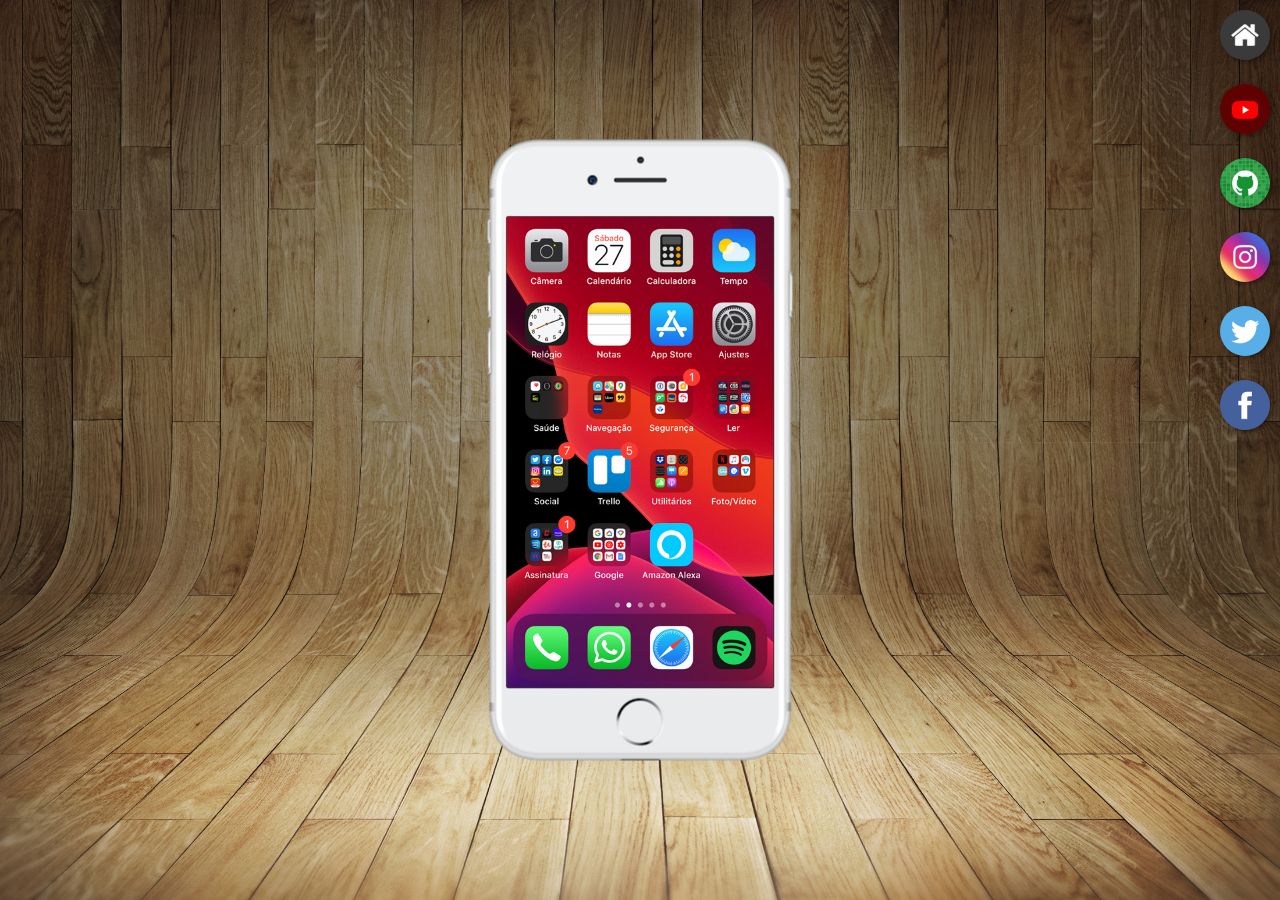
<file: index.html>
<!DOCTYPE html>
<html lang="pt-br">
<head>
    <meta charset="UTF-8">
    <meta http-equiv="X-UA-Compatible" content="IE=edge">
    <meta name="viewport" content="width=device-width, initial-scale=1.0">
    <link rel="shortcut icon" href="favicon.ico" type="image/x-icon">    
    <link rel="stylesheet" href="estilos/style.css">
    <title>Projeto Redes Sociais</title>
</head>
<body>
    <main>
        <section id="telefone">
            <iframe src="home.html" name="tela" id="tela"  frameborder="0">Seu navegador não é compatível com iframe.</iframe>
        </section>
        <section id="redes_sociais">
            <a href="home.html" target="tela"><img src="imagens/logo-home.jpg" alt="Home"></a><br>
            <a href="youtube.html" target="tela"><img src="imagens/logo-youtube.jpg" alt="Youtube"></a><br>
            <a href="github.html" target="tela"><img src="imagens/logo-github.jpg" alt="GitHub"></a><br>
            <a href="instagram.html" target="tela"><img src="imagens/logo-instagram.jpg"  alt="Instagran"></a><br>
            <a href="twitter.html" target="tela"><img src="imagens/logo-twitter.jpg" alt="Twitter"></a><br>
            <a href="facebook.html" target="tela"><img src="imagens/logo-facebook.jpg" alt="Facebook"></a>
        </section>
    </main>
    
</body>
</html>
</file>
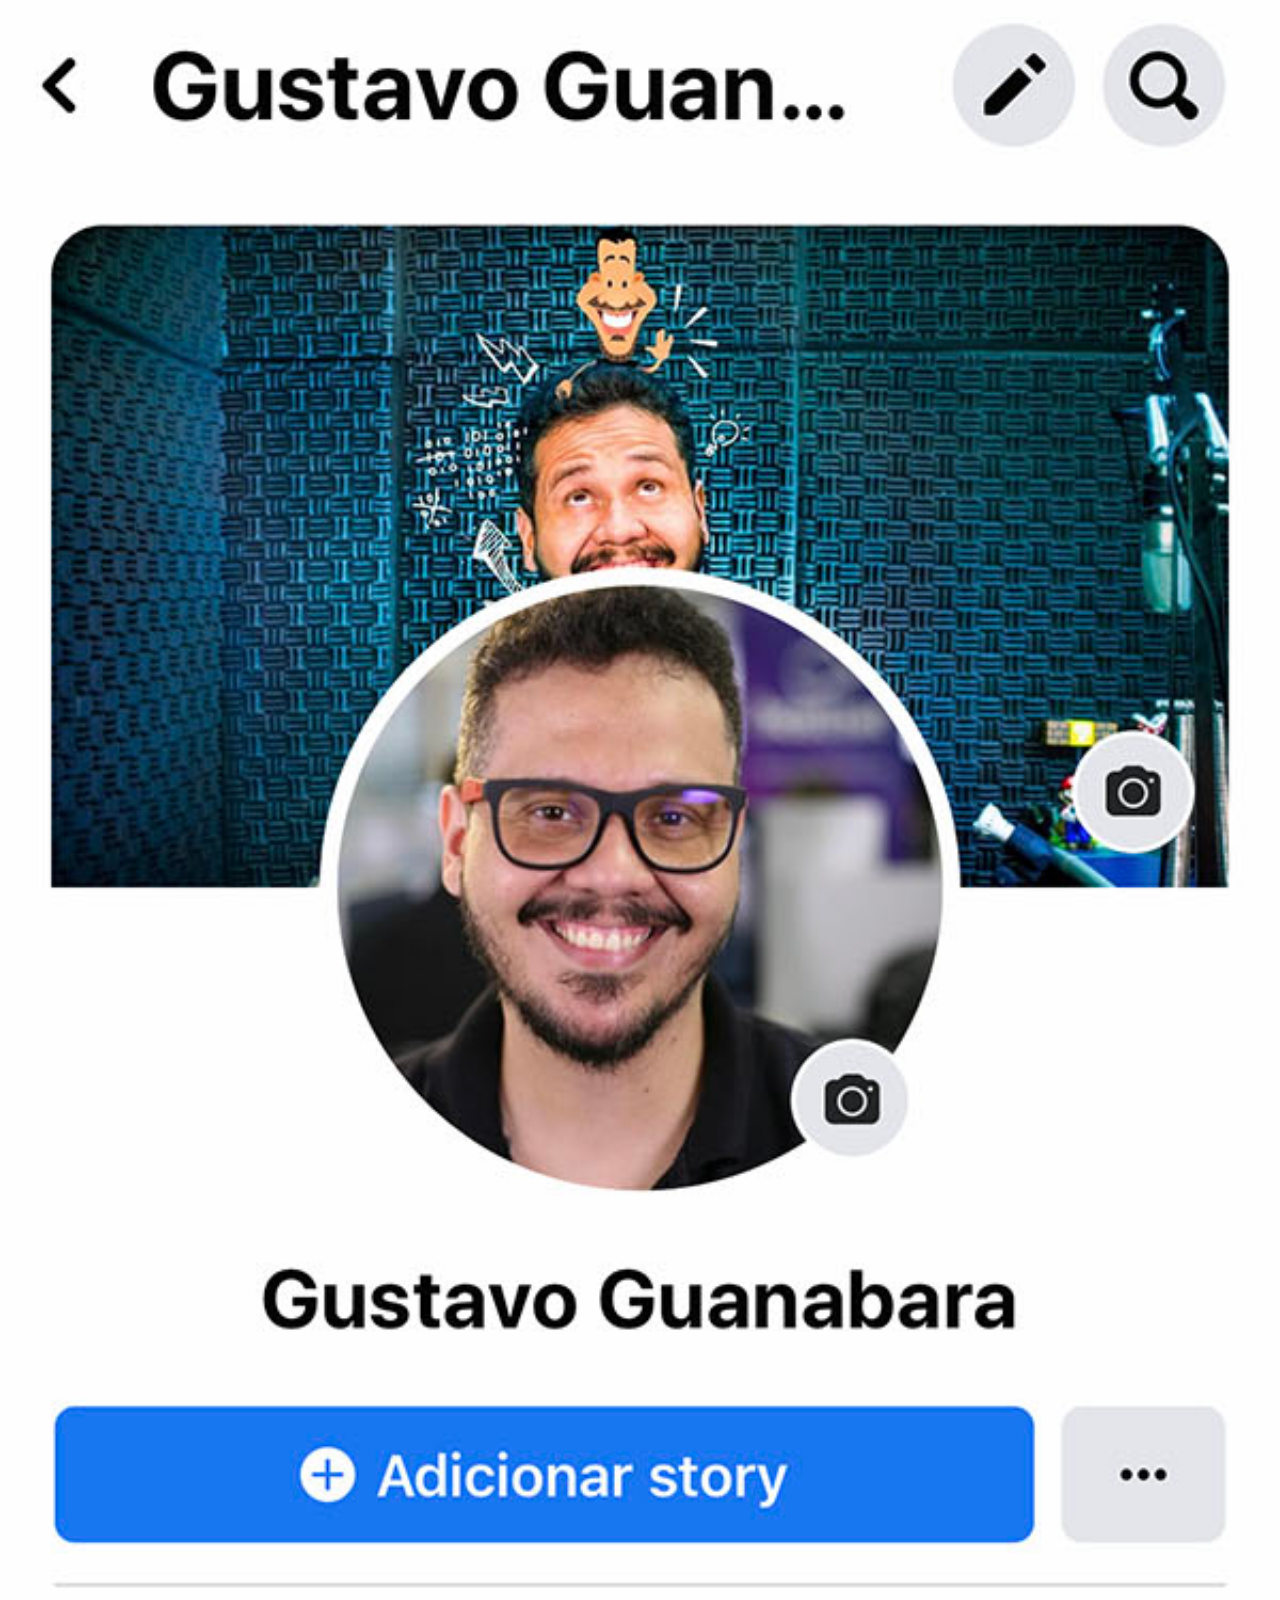
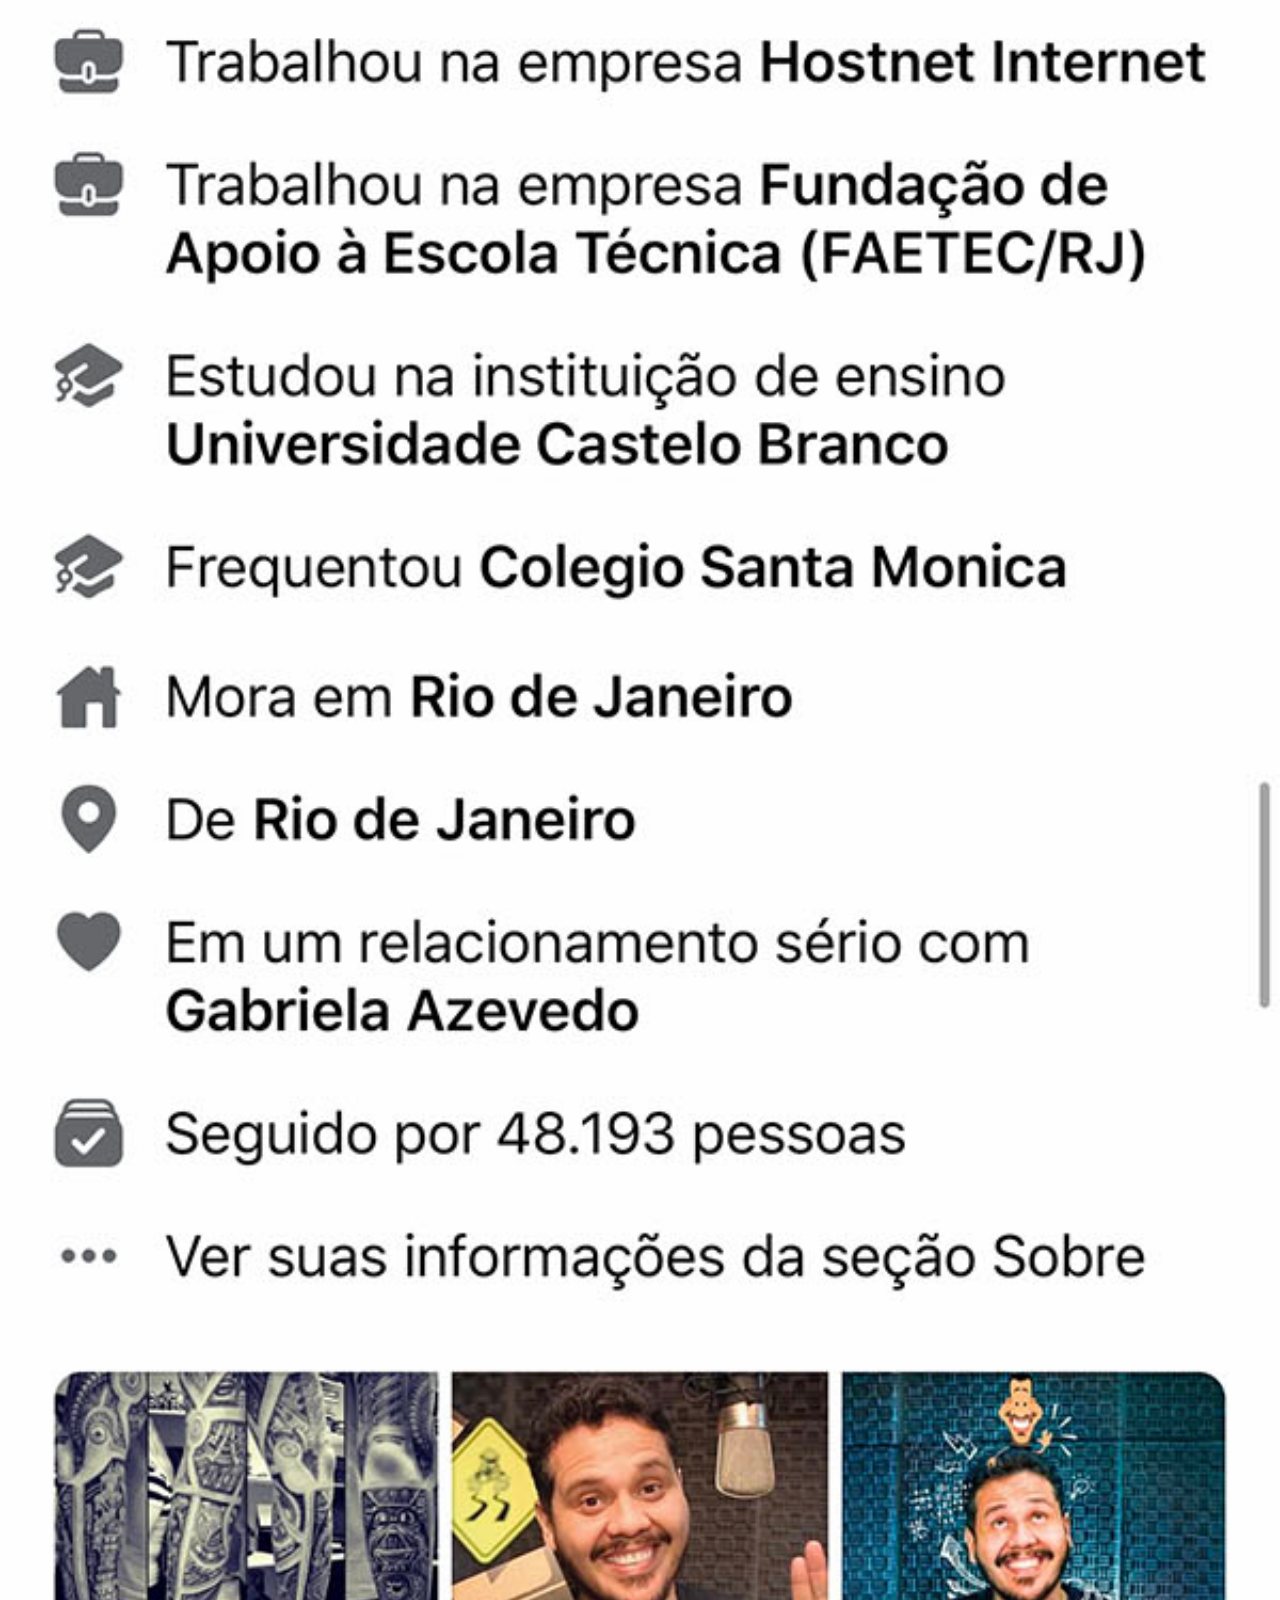
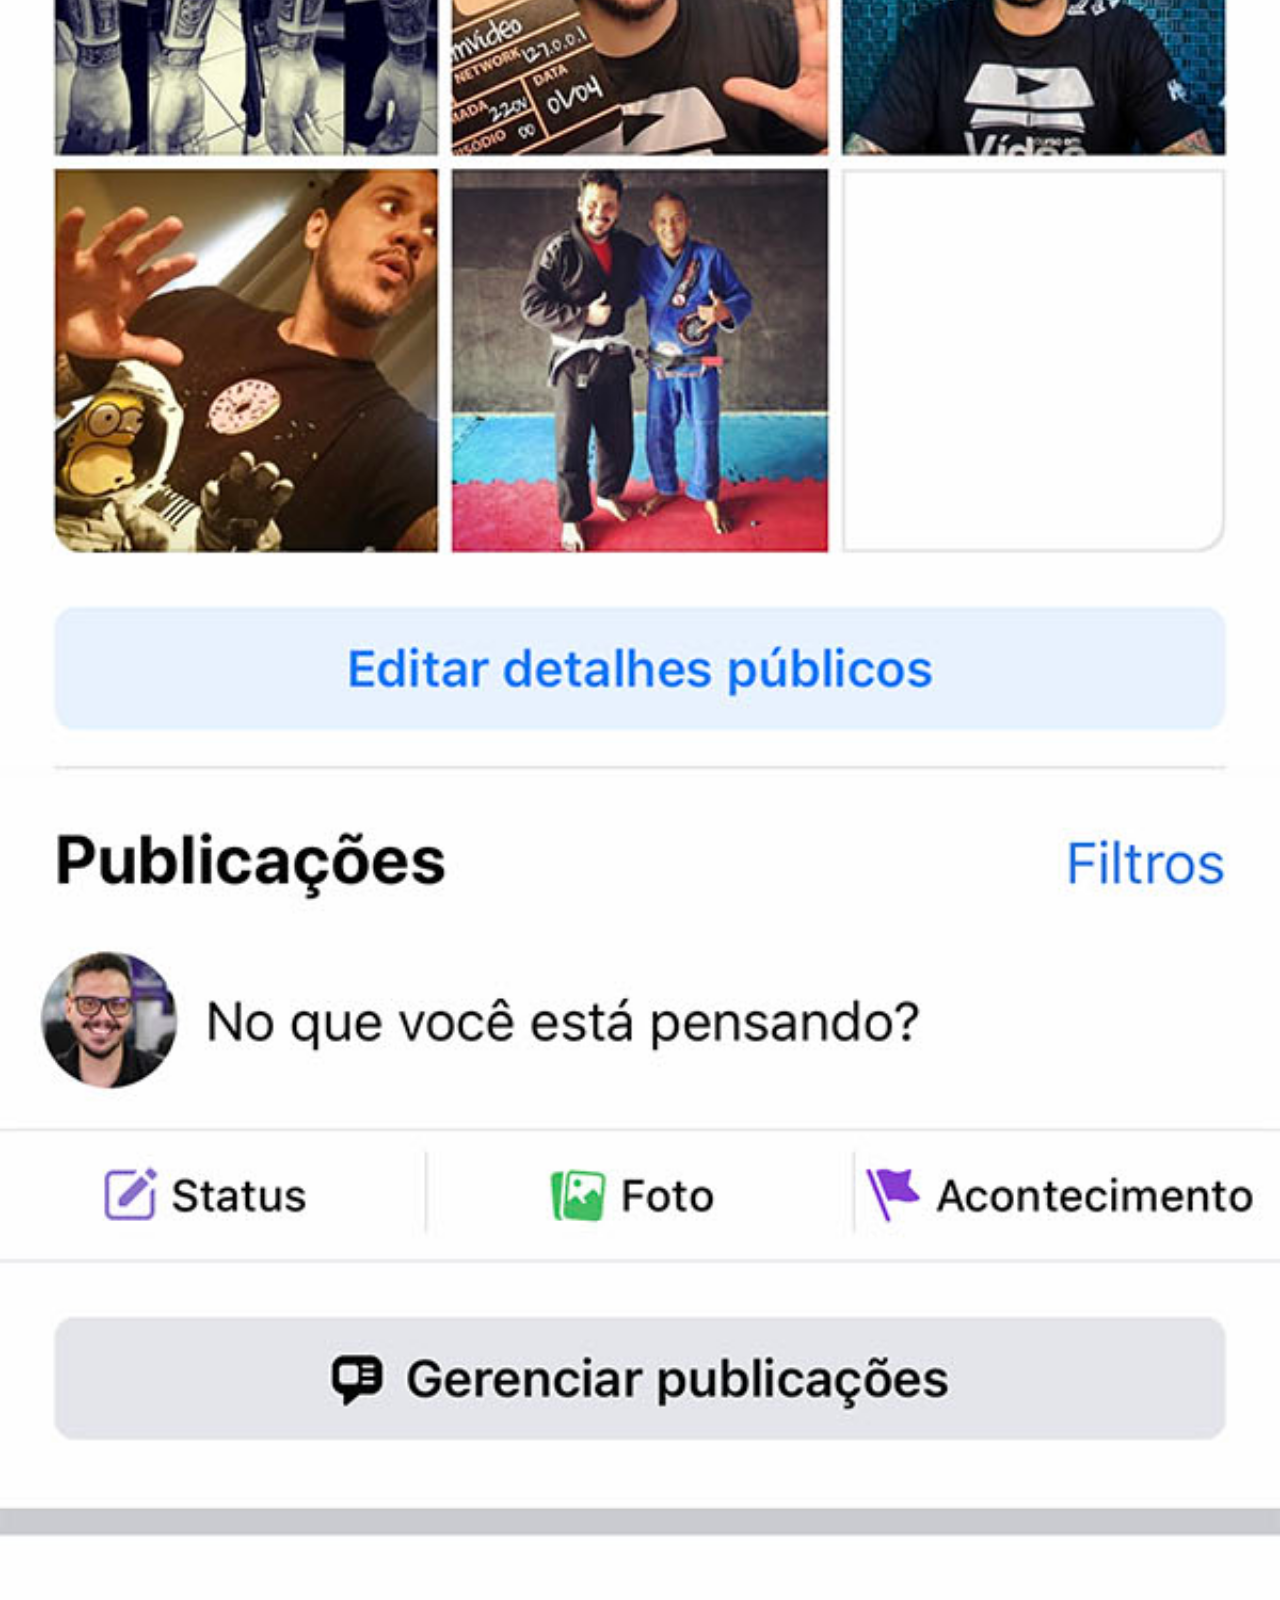
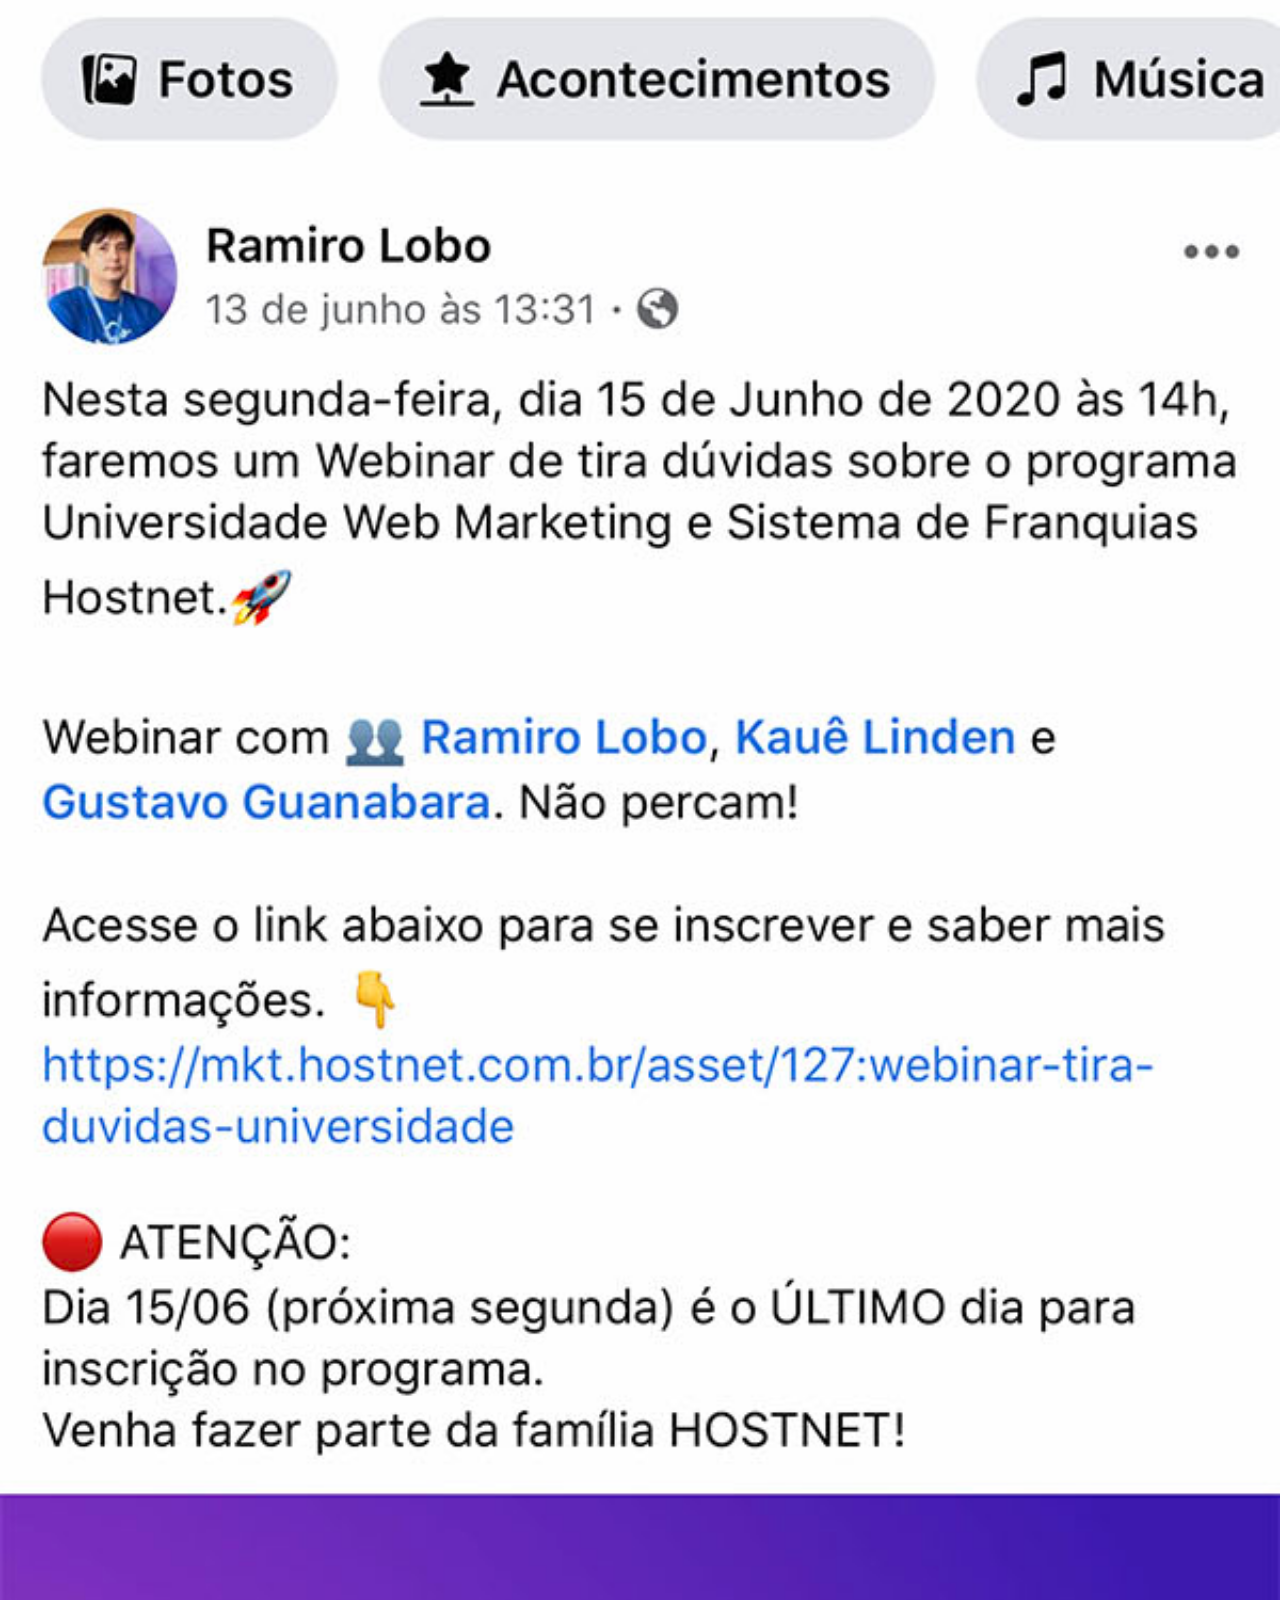
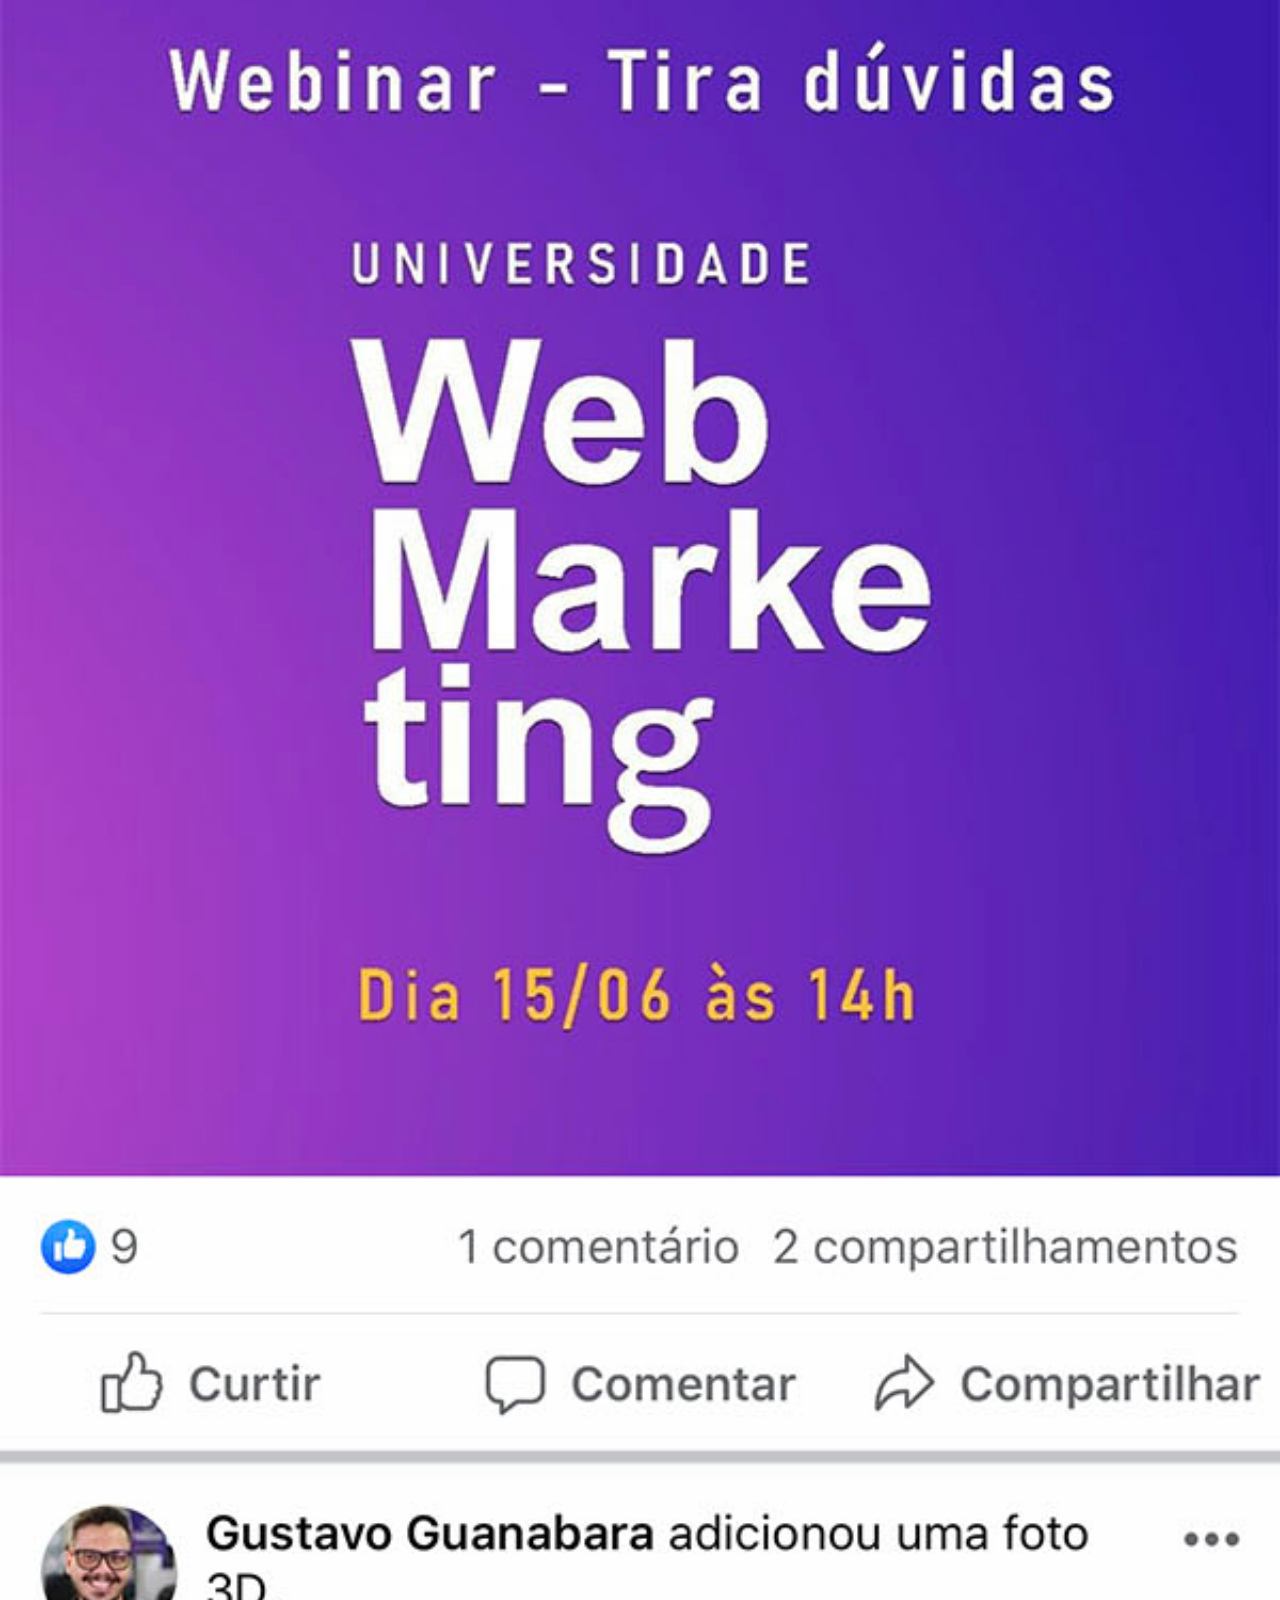
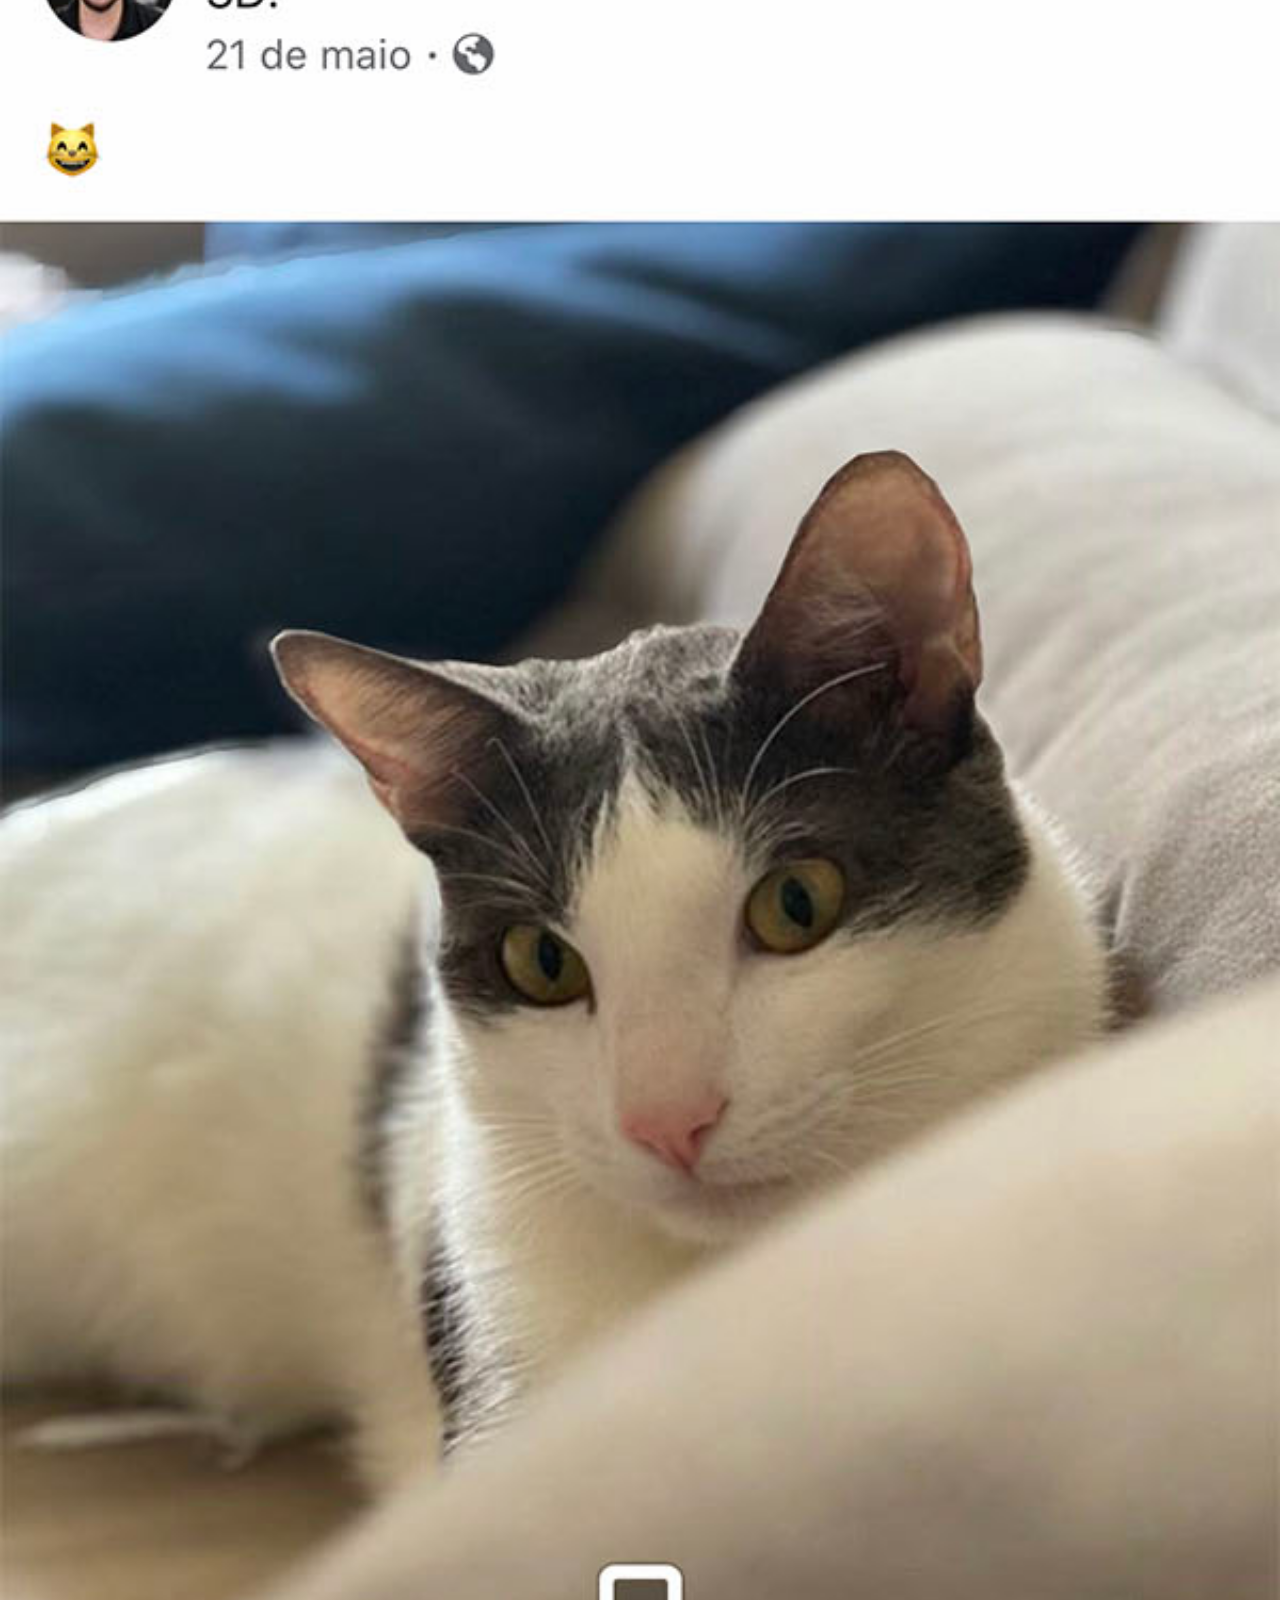
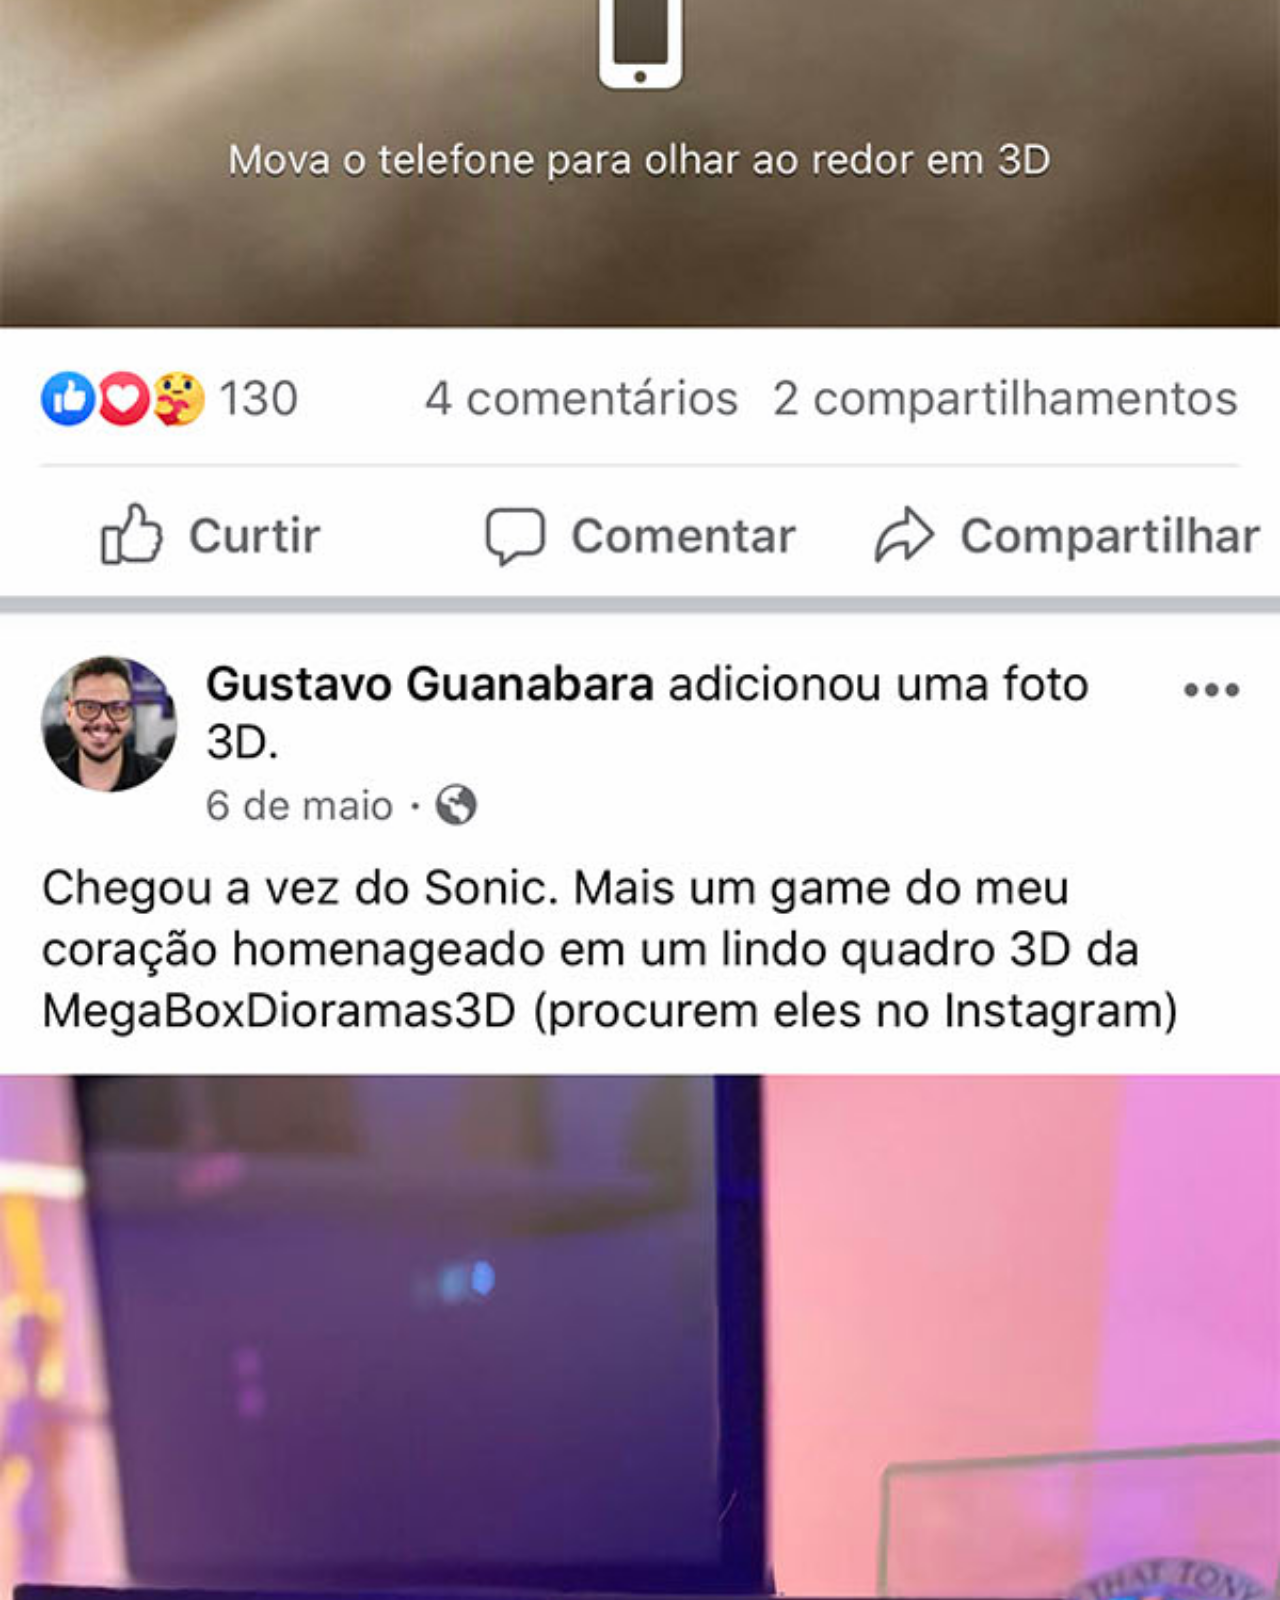
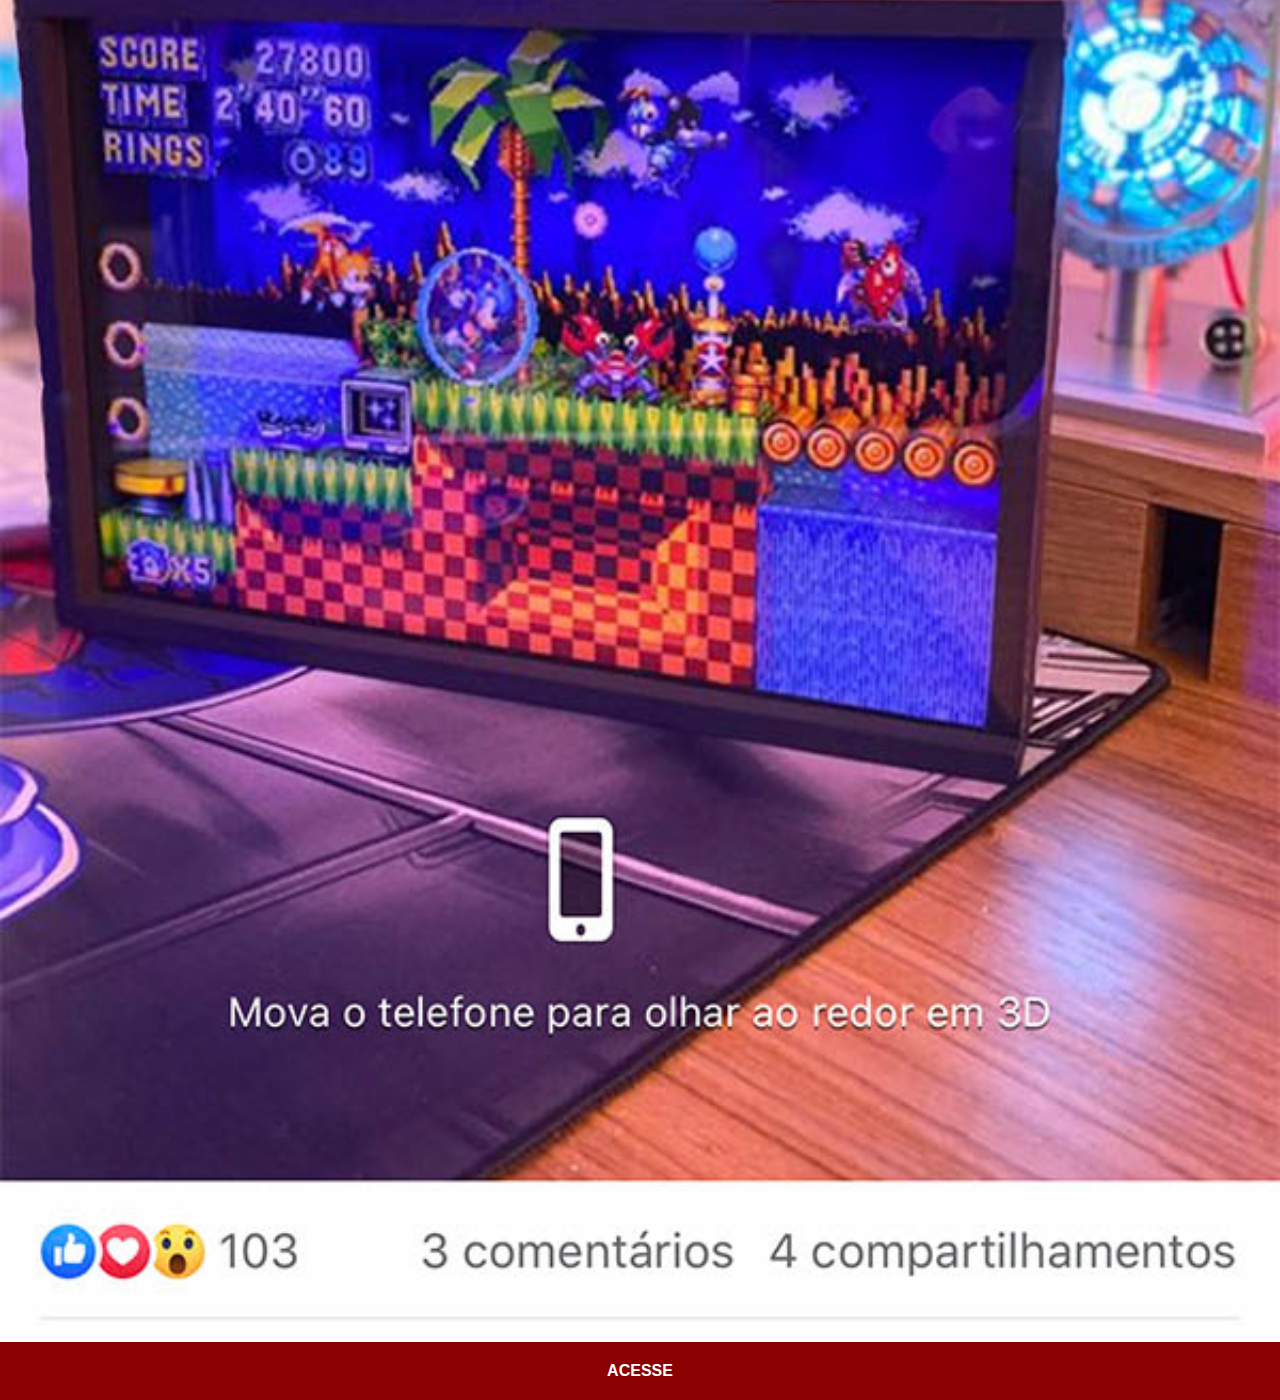
<file: facebook.html>
<!DOCTYPE html>
<html lang="pt-br">
<head>
    <meta charset="UTF-8">
    <meta http-equiv="X-UA-Compatible" content="IE=edge">
    <meta name="viewport" content="width=device-width, initial-scale=1.0">
    <title>Facebook</title>
    <link rel="stylesheet" href="estilos/social.css">
</head>
<body>
    <img src="imagens/tela-facebook.jpg" alt="Facebook">
    <a href="https://www.facebook.com/gustavoguanabara/?locale=pt_BR" target="_blank">ACESSE</a>
</body>
</html>
</file>
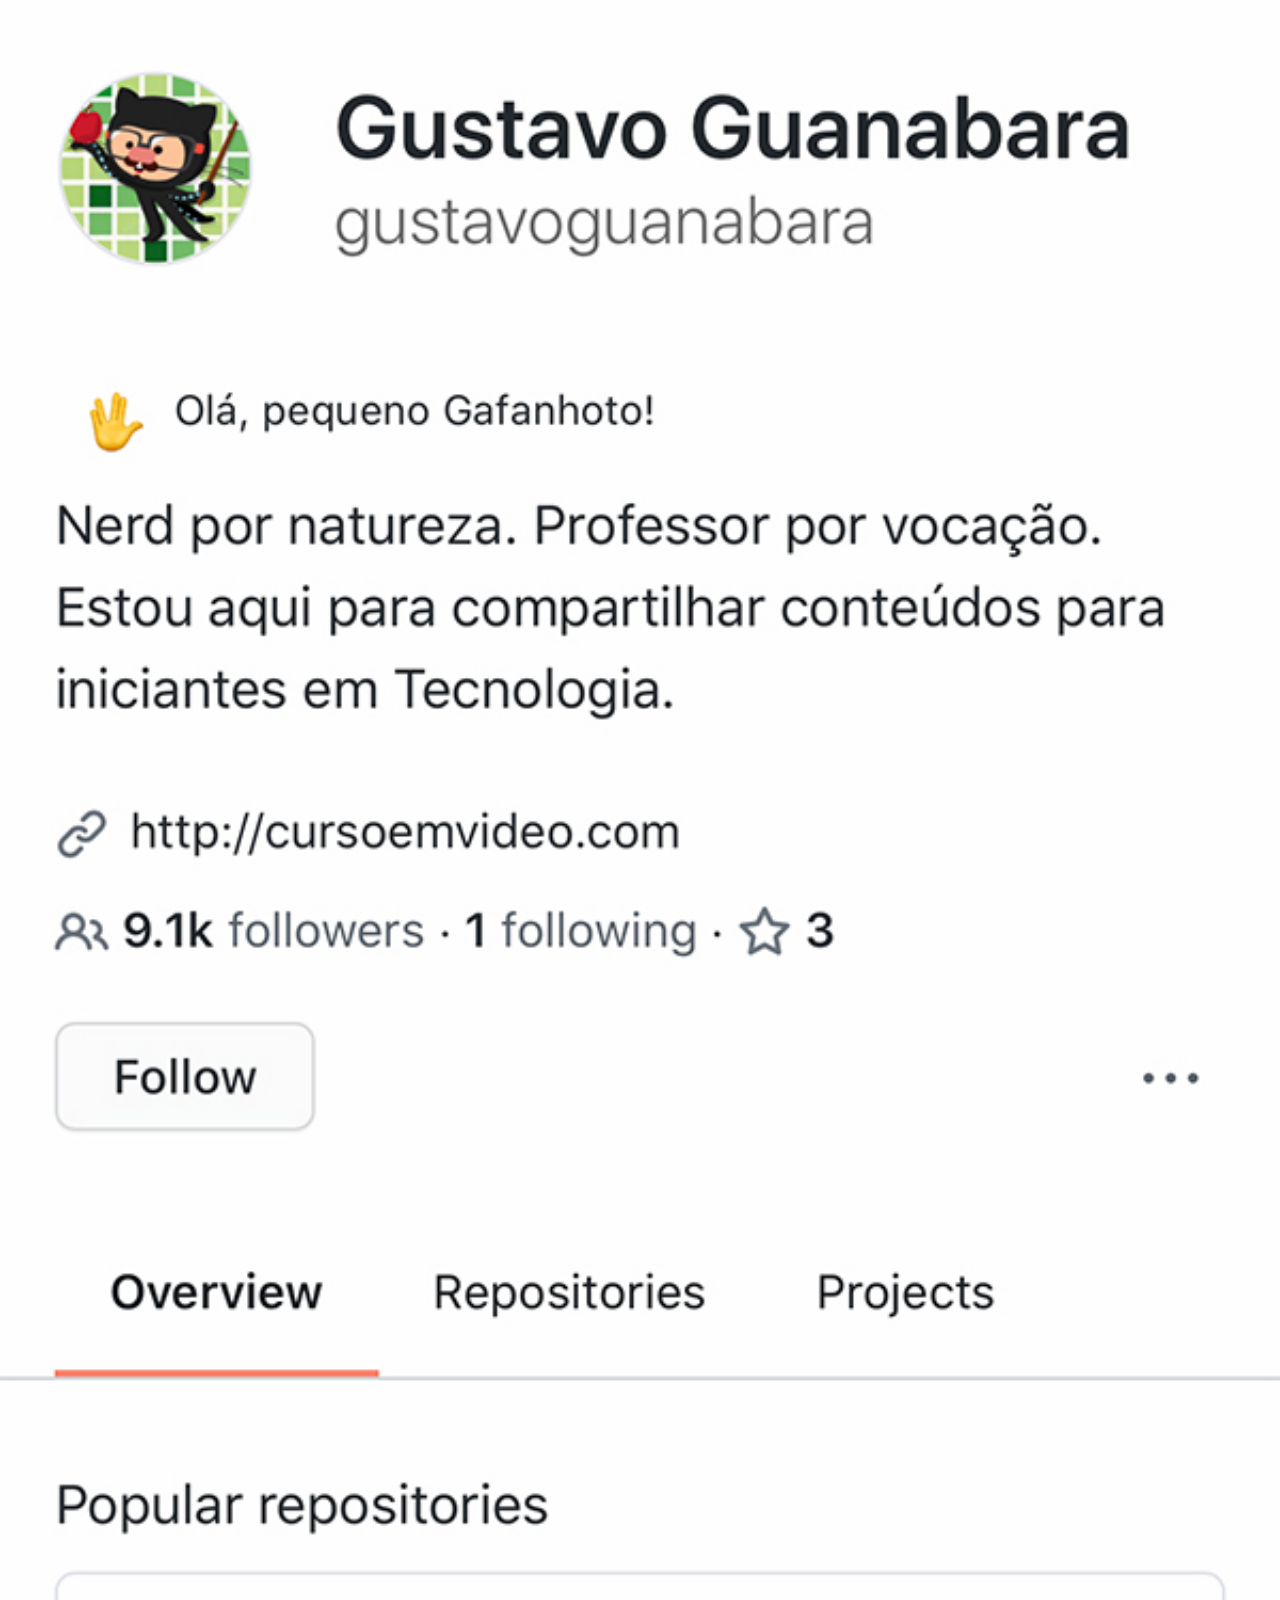
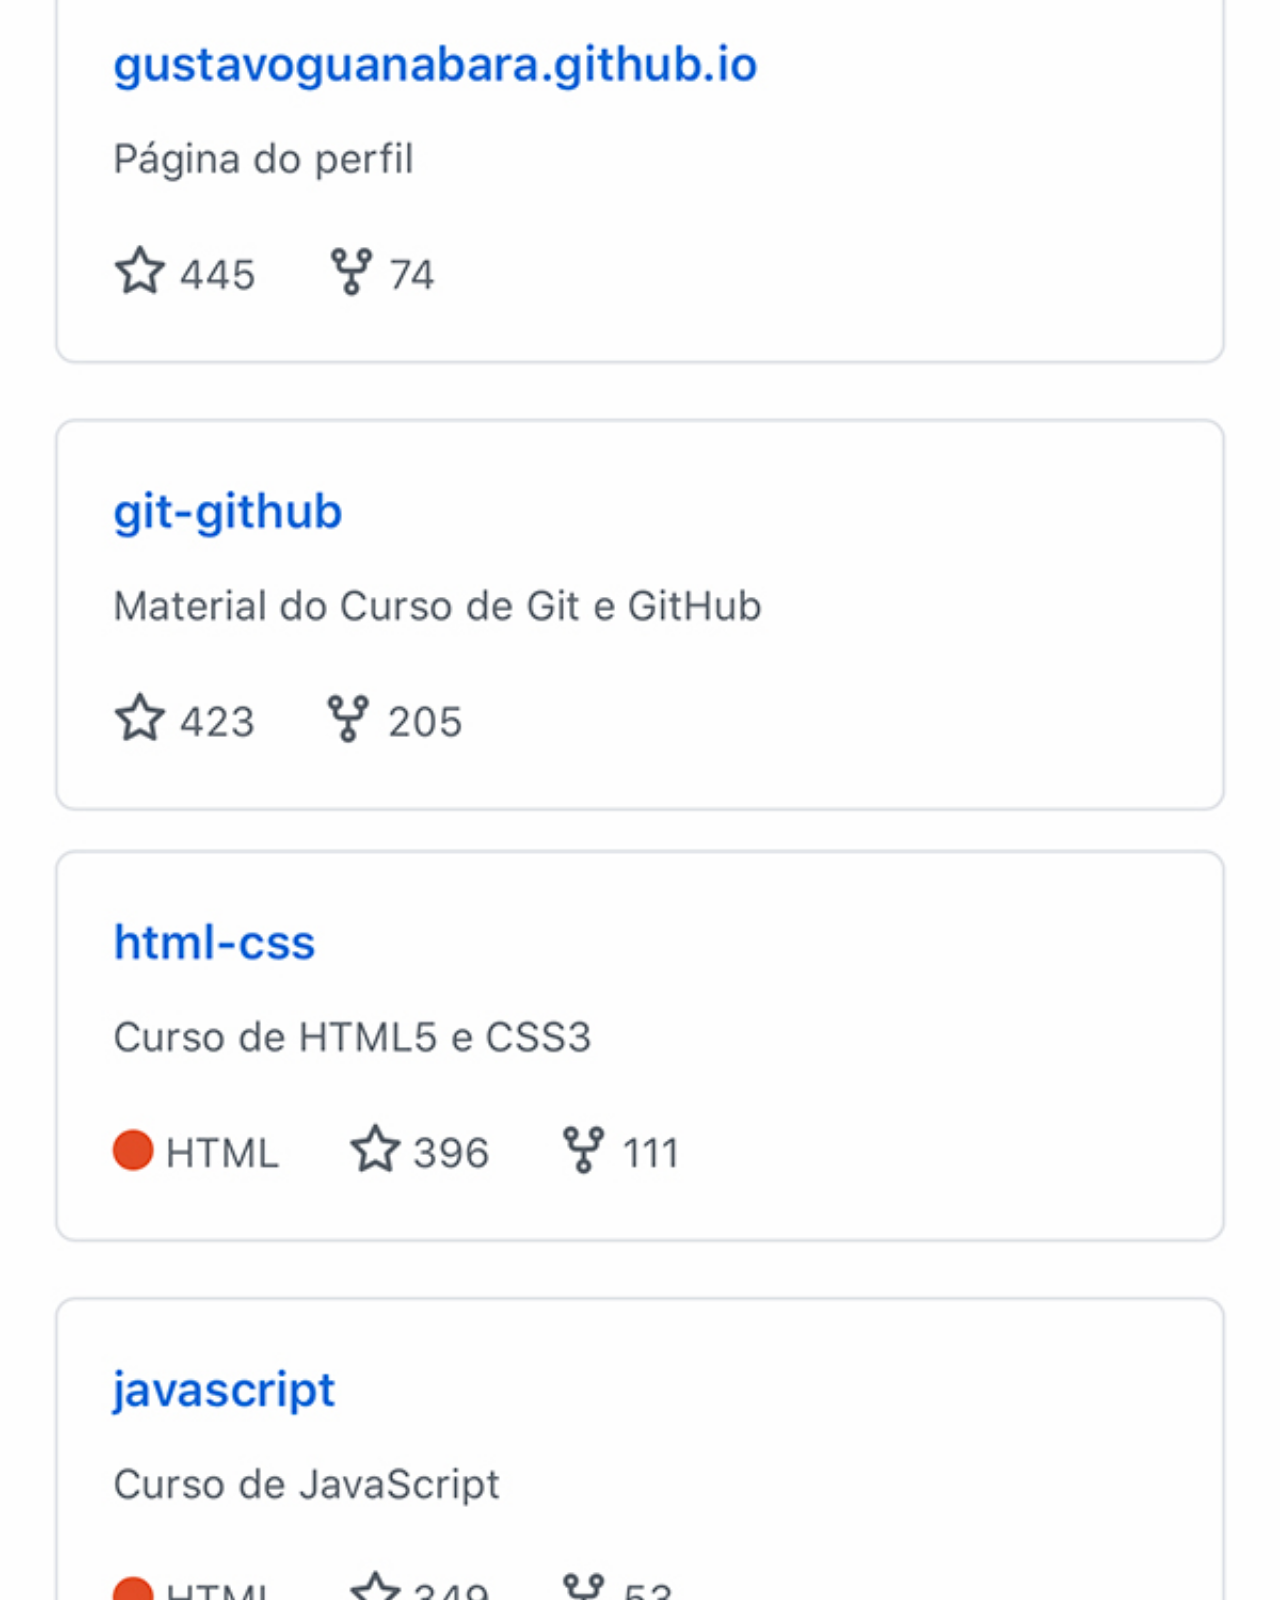
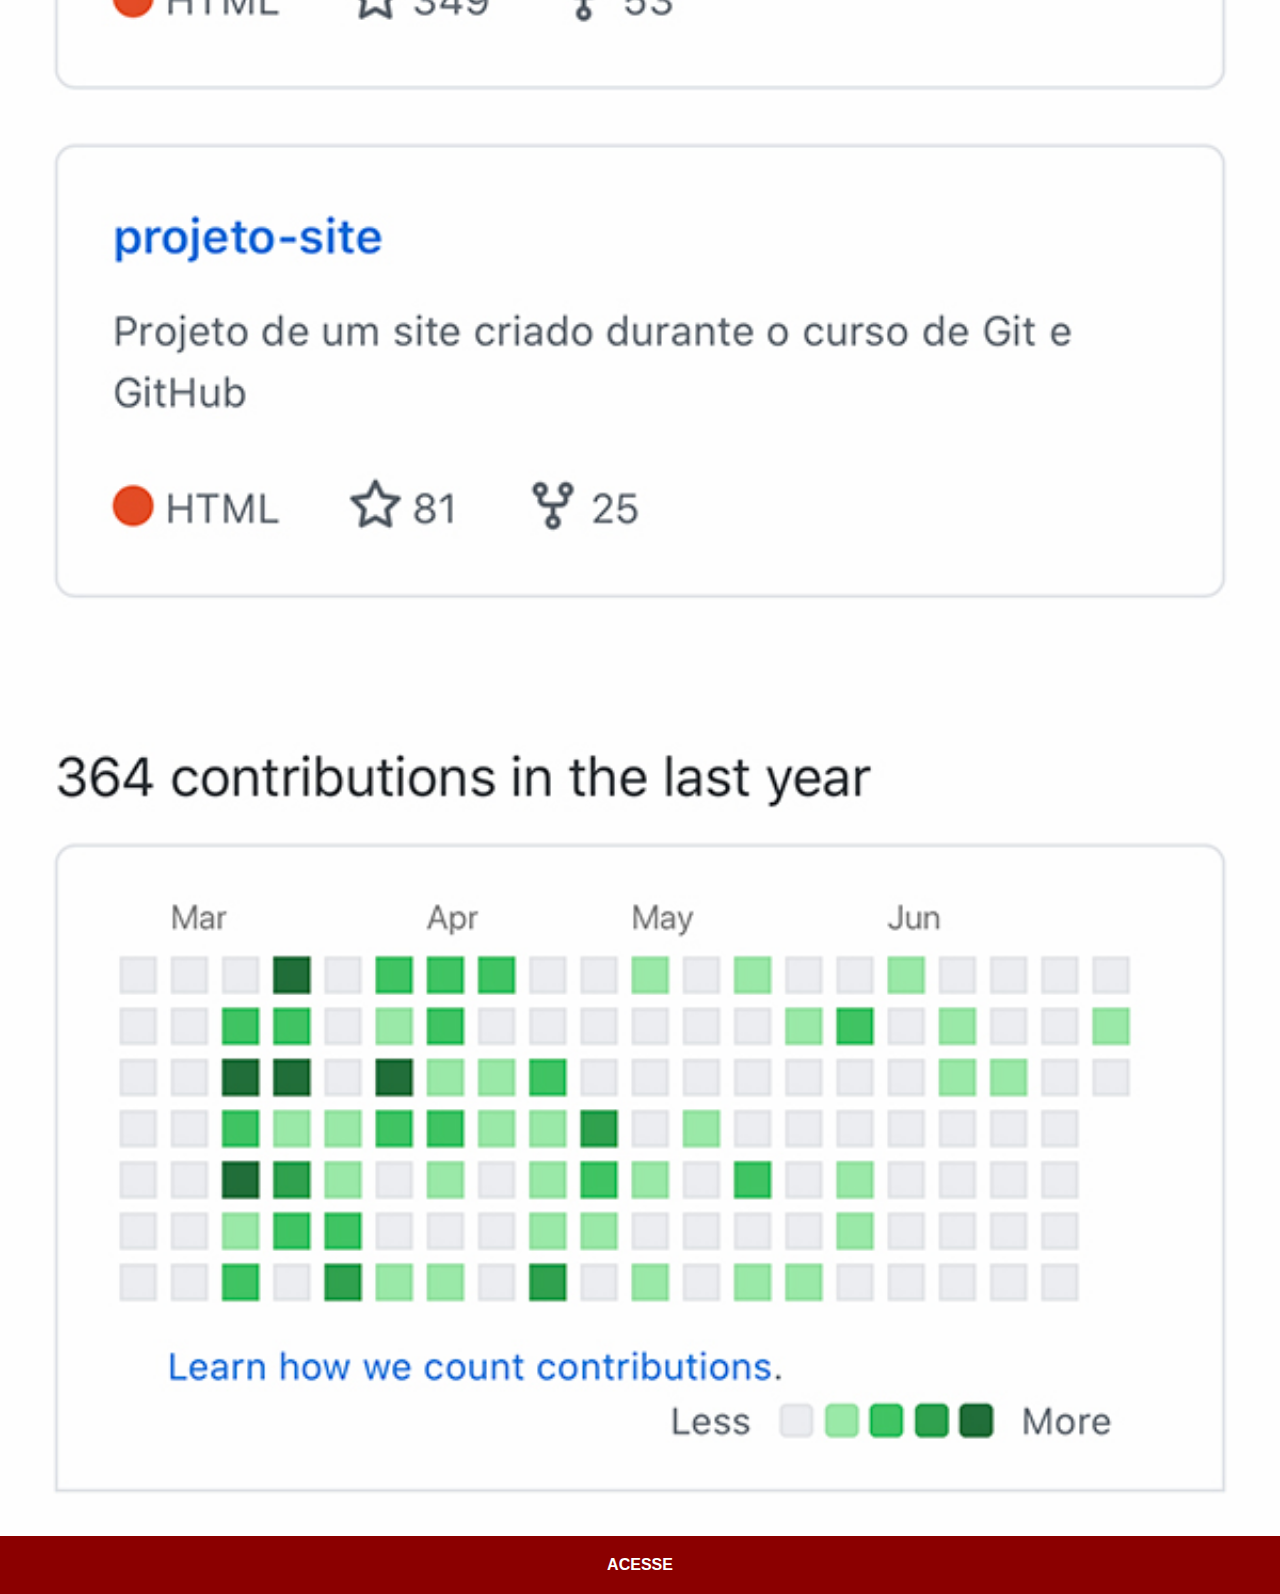
<file: github.html>
<!DOCTYPE html>
<html lang="pt-br">
<head>
    <meta charset="UTF-8">
    <meta http-equiv="X-UA-Compatible" content="IE=edge">
    <meta name="viewport" content="width=device-width, initial-scale=1.0">
    <title>GitHub</title>
    <link rel="stylesheet" href="estilos/social.css">
</head>
<body>
    <img src="imagens/tela-github.jpg" alt="GitHub">
    <a href="https://github.com/gustavoguanabara/" target="_blank">ACESSE</a>
</body>
</html>
</file>
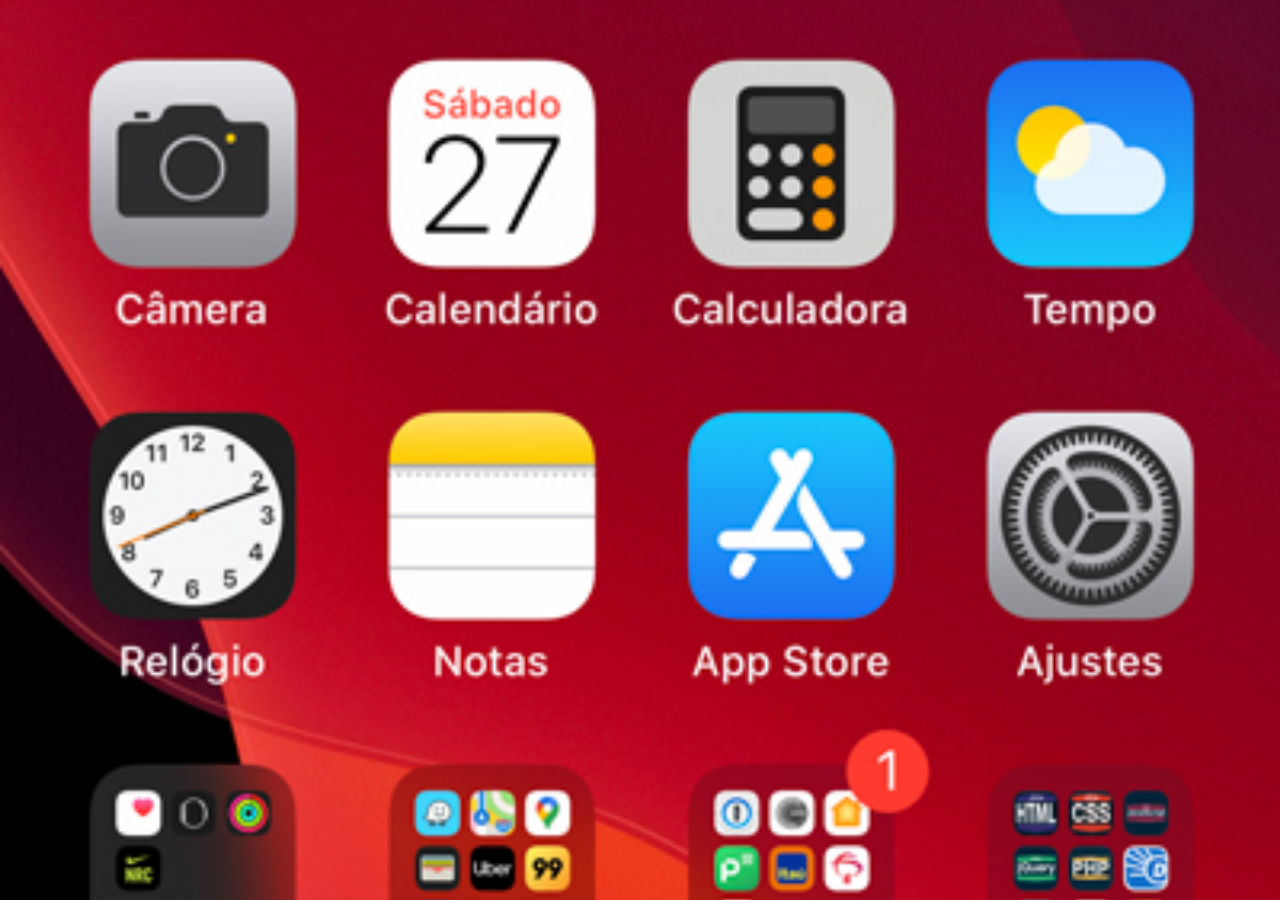
<file: home.html>
<!DOCTYPE html>
<html lang="pt-br">
<head>
    <meta charset="UTF-8">
    <meta http-equiv="X-UA-Compatible" content="IE=edge">
    <meta name="viewport" content="width=device-width, initial-scale=1.0">
    <title>Home</title>
</head>
<style>
    * {
        margin: 0px;
        padding: 0px;

    }

    body {
        width: 100vw;
        height: 100vh;
        background: black url('imagens/tela-home.jpg') no-repeat top center;
        background-size: cover;
    }
</style>
<body>
    
</body>
</html>
</file>
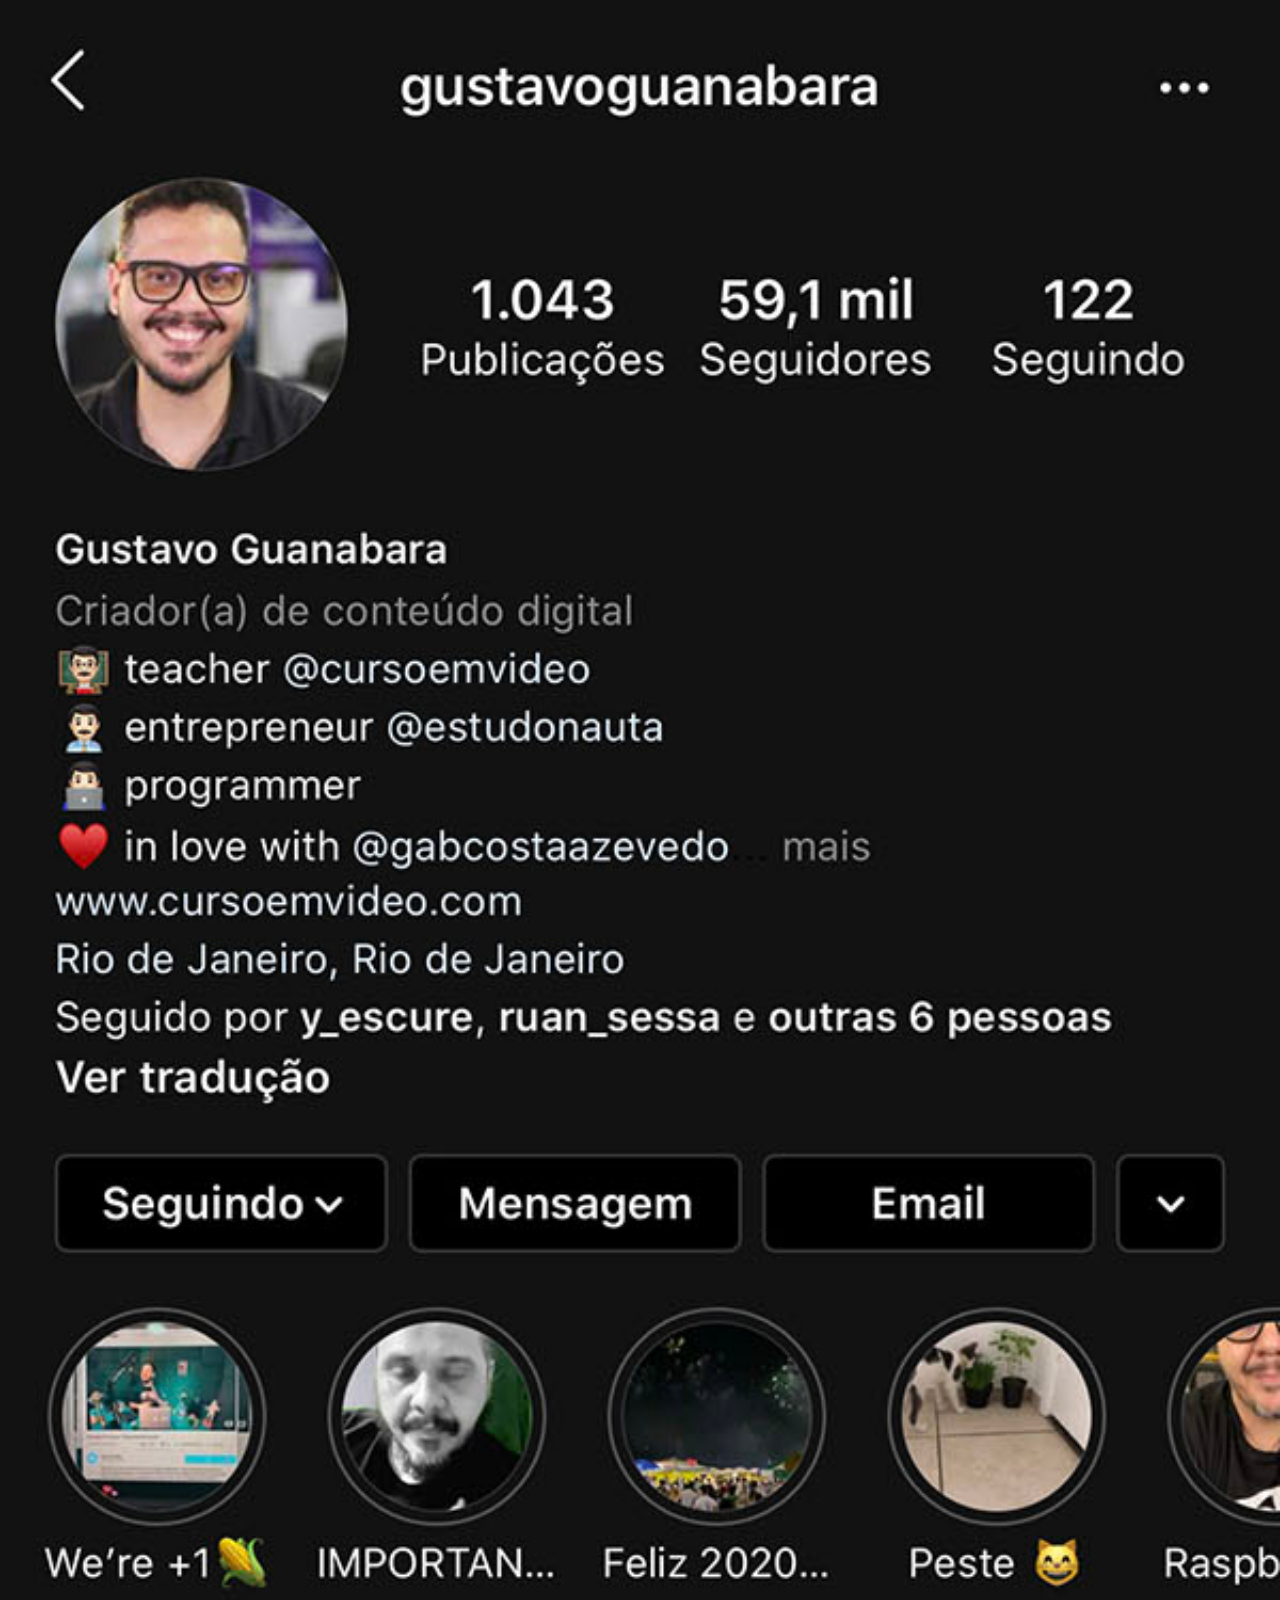
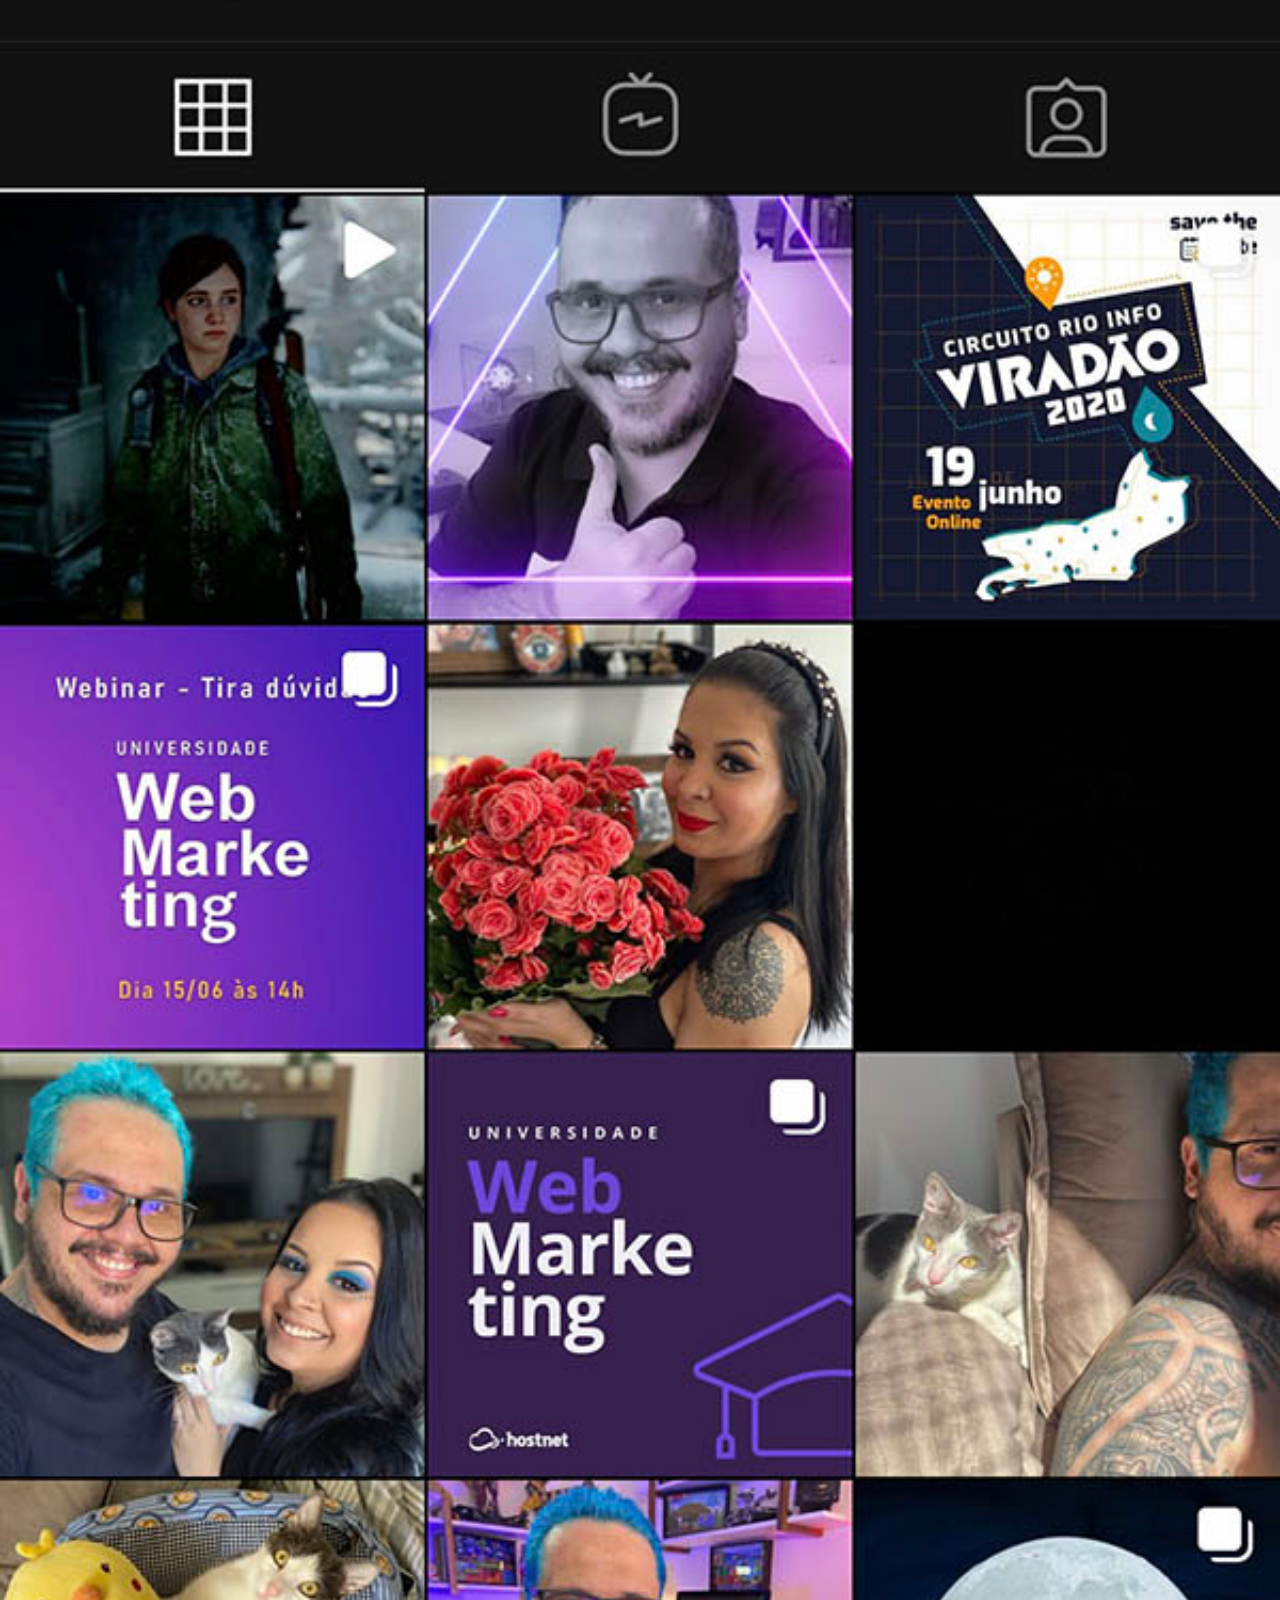
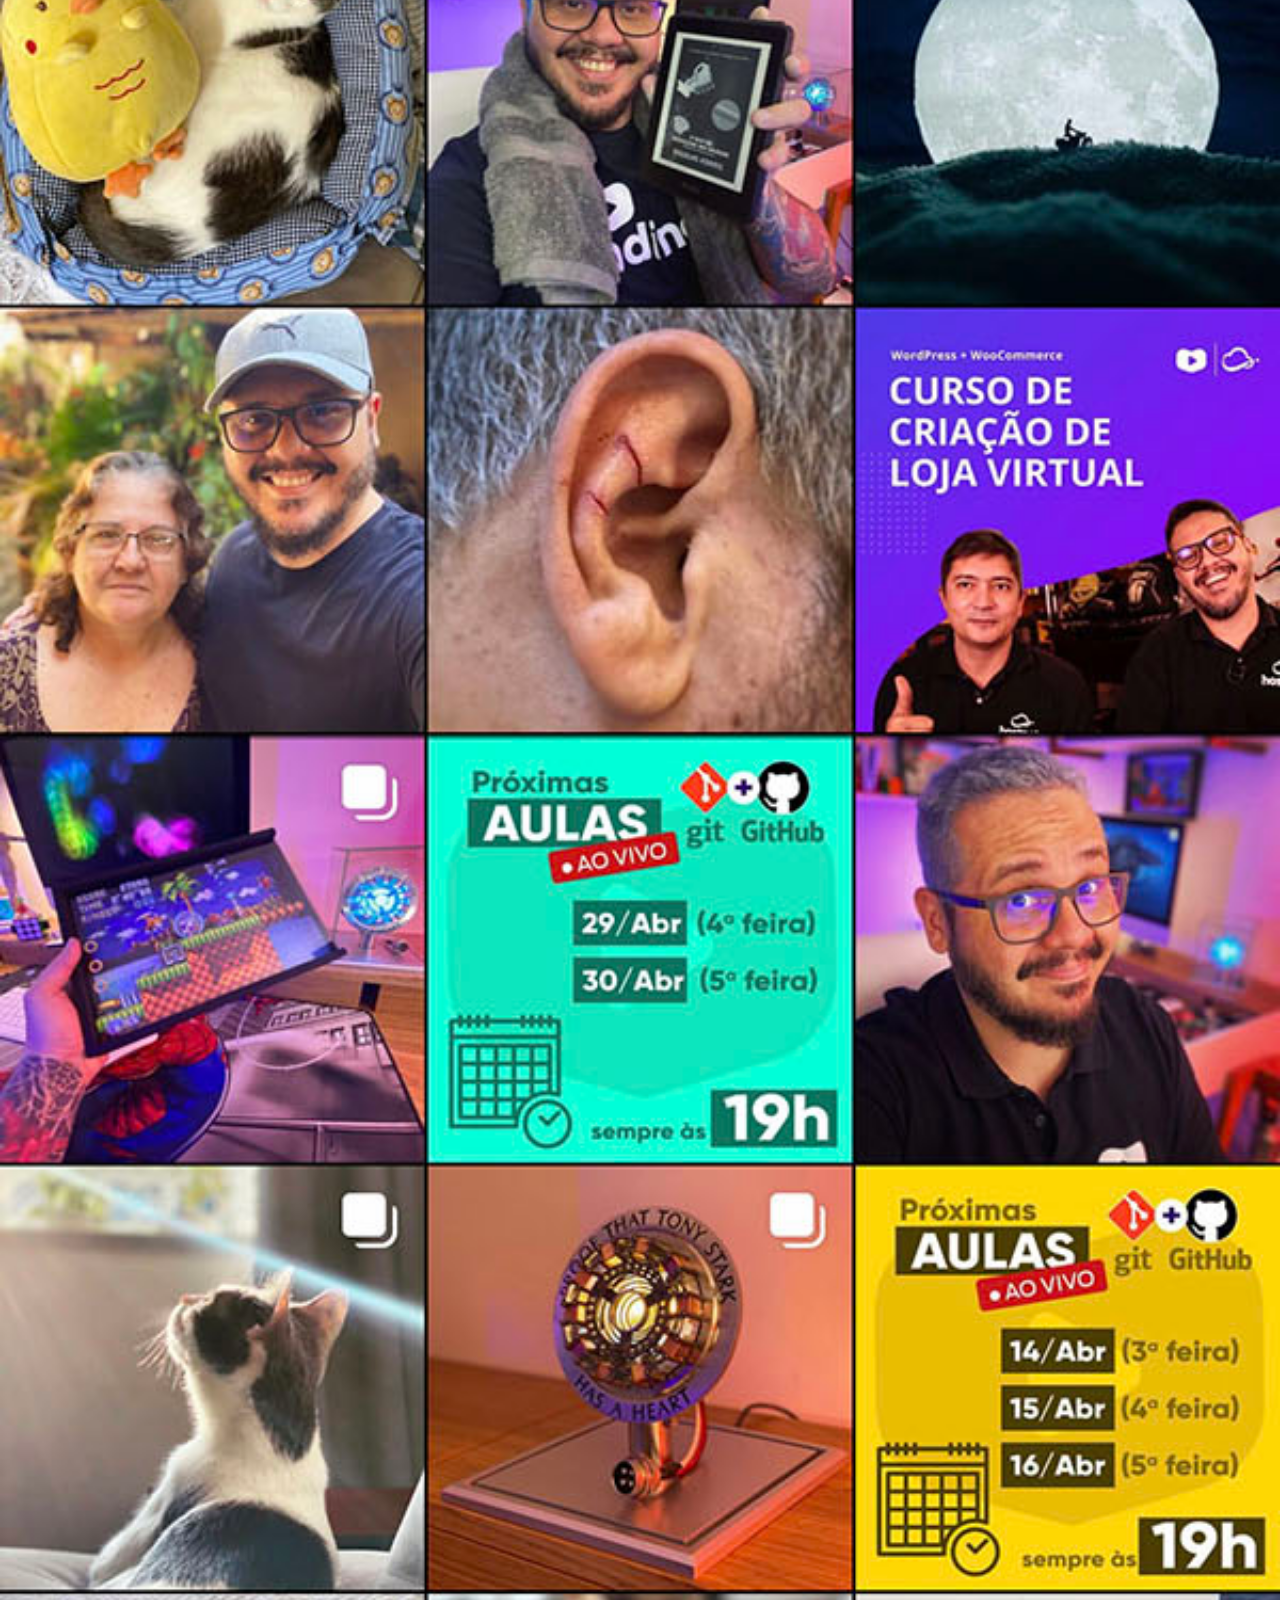
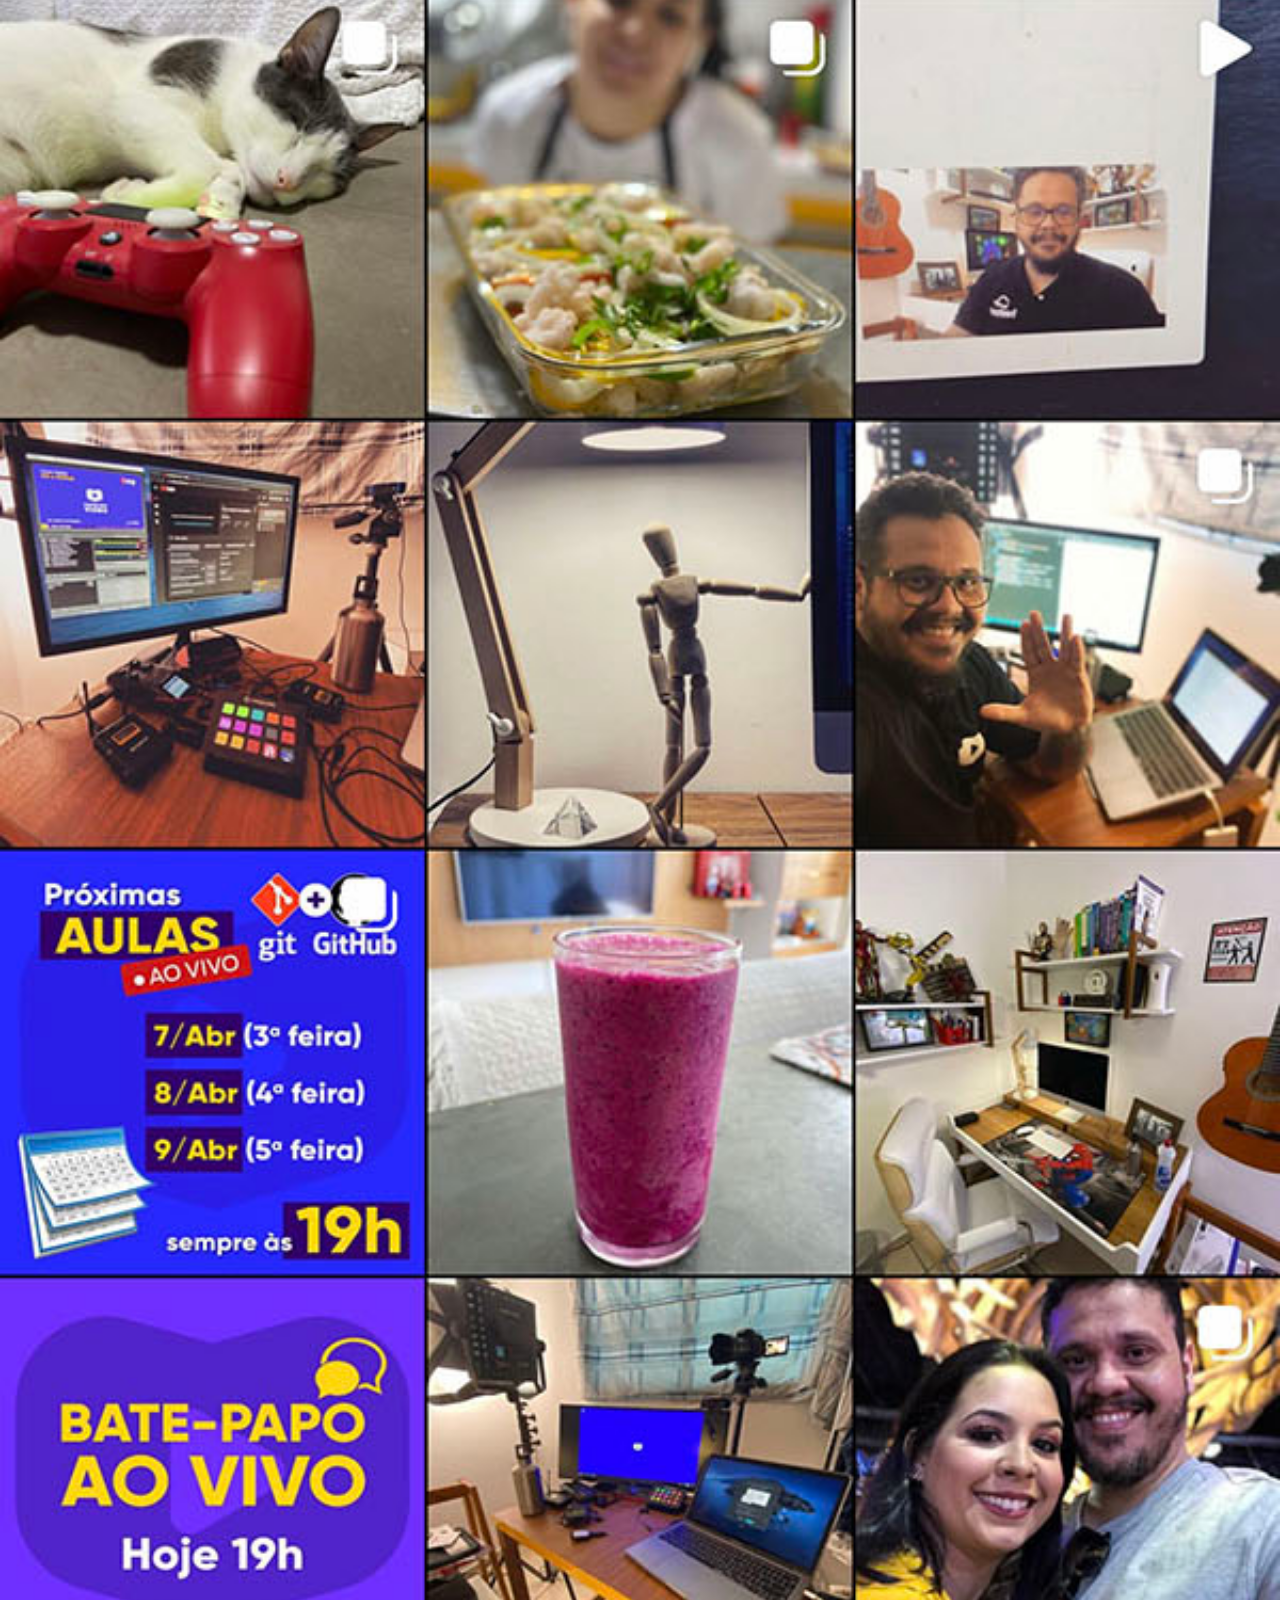
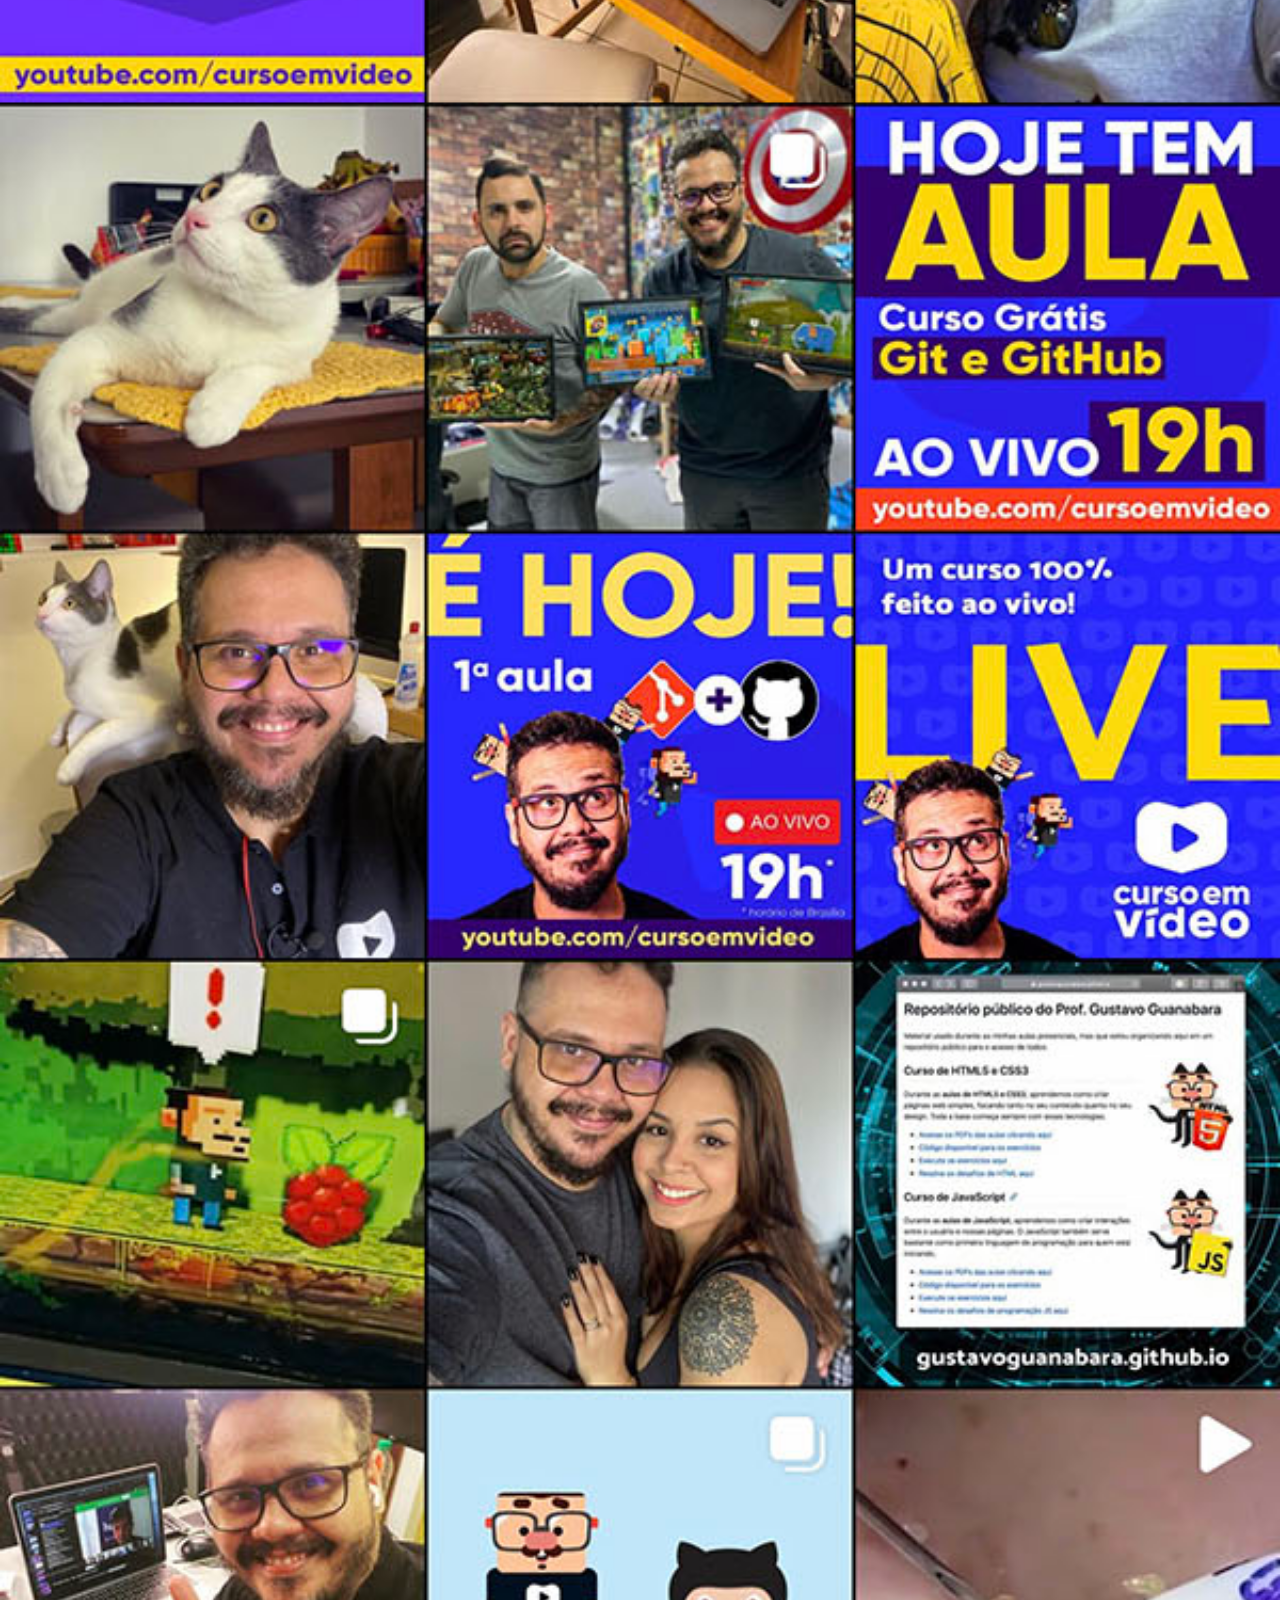
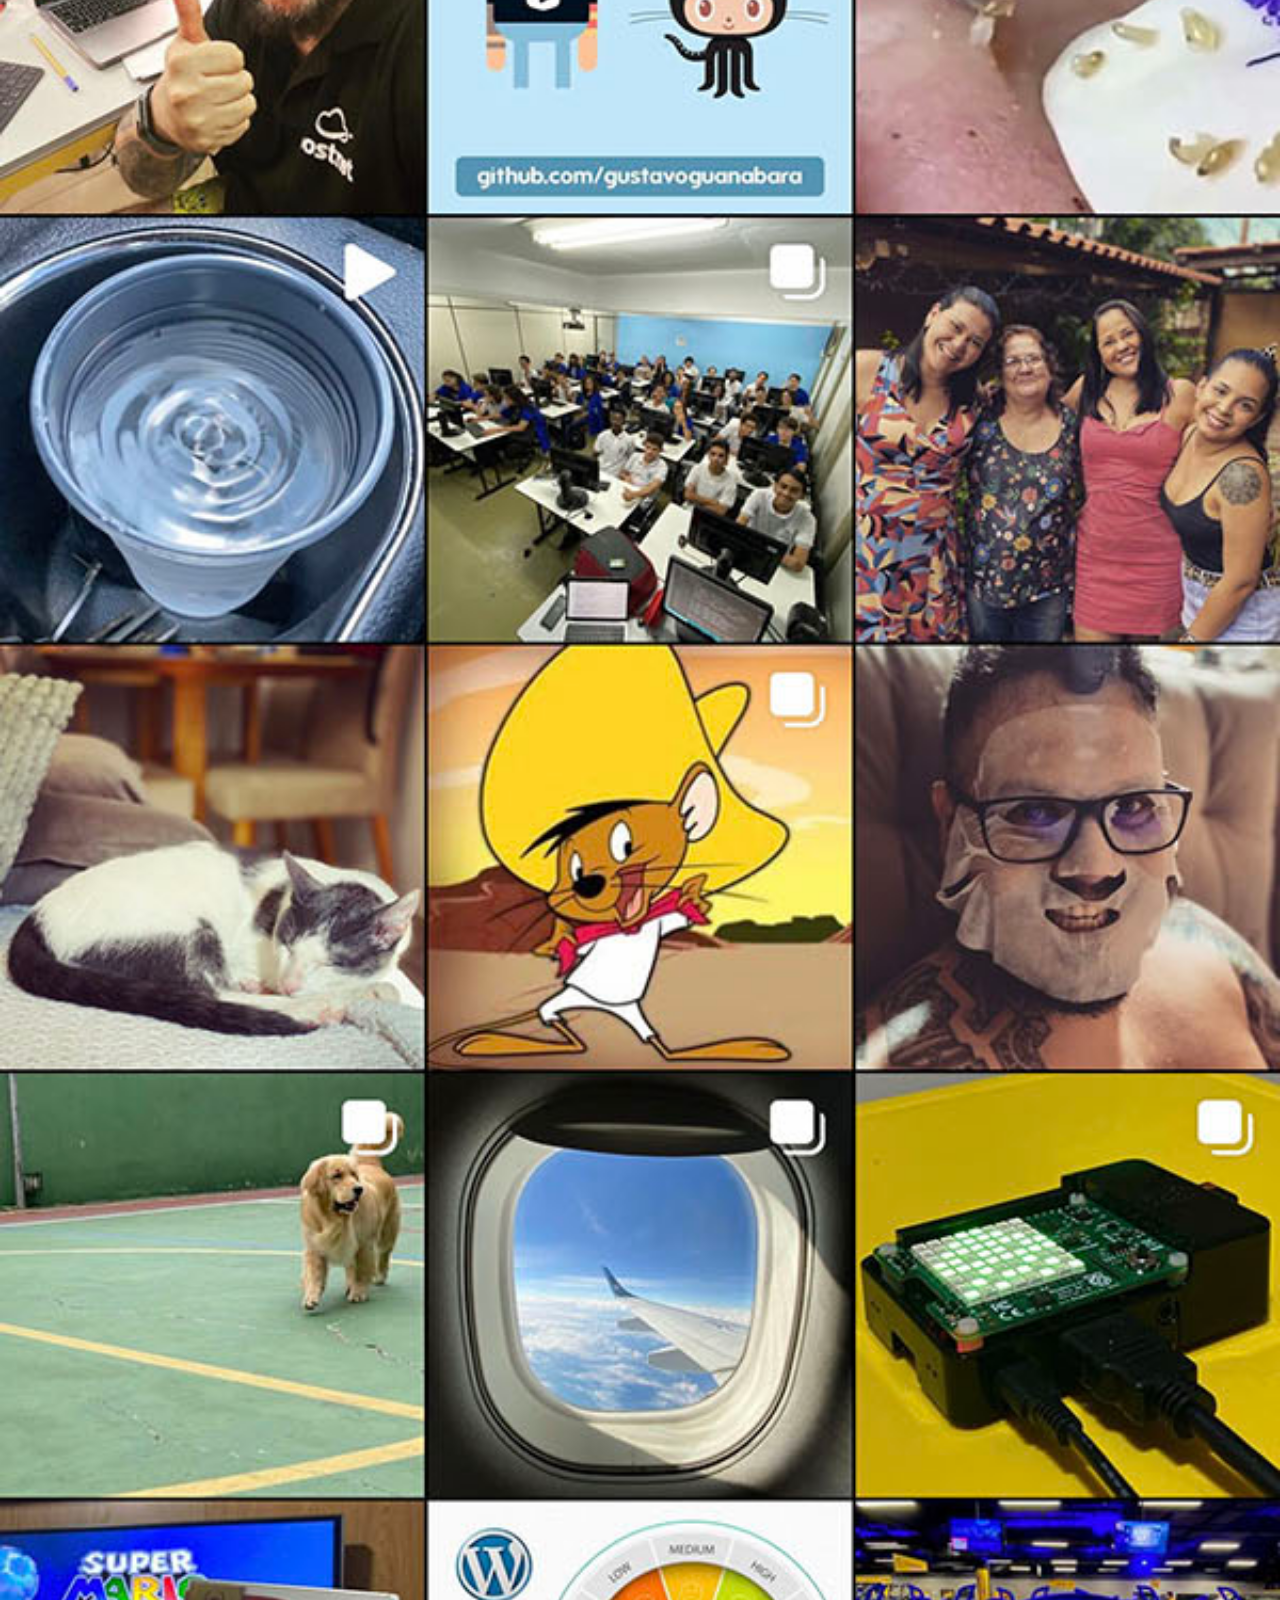
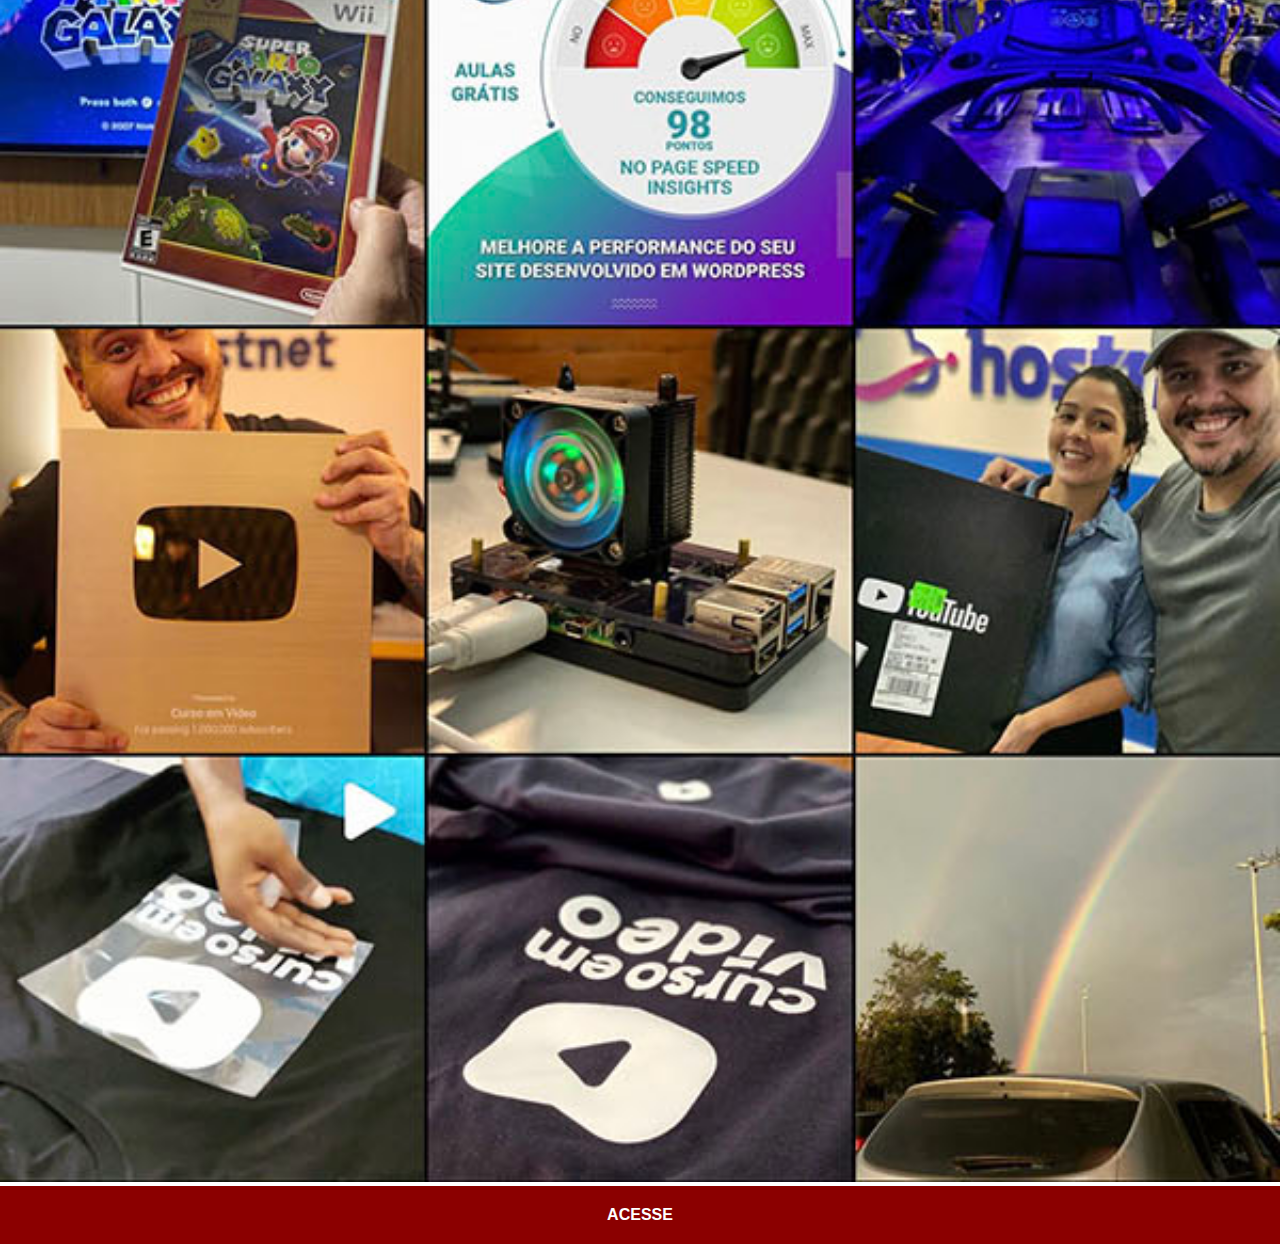
<file: instagram.html>
<!DOCTYPE html>
<html lang="pt-br">
<head>
    <meta charset="UTF-8">
    <meta http-equiv="X-UA-Compatible" content="IE=edge">
    <meta name="viewport" content="width=device-width, initial-scale=1.0">
    <title>Insragram</title>
    <link rel="stylesheet" href="estilos/social.css">
</head>
<body>
    <img src="imagens/tela-instagram.jpg" alt="GitHub">
    <a href="https://www.instagram.com/gustavoguanabara/" target="_blank">ACESSE</a>
</body>
</html>
</file>
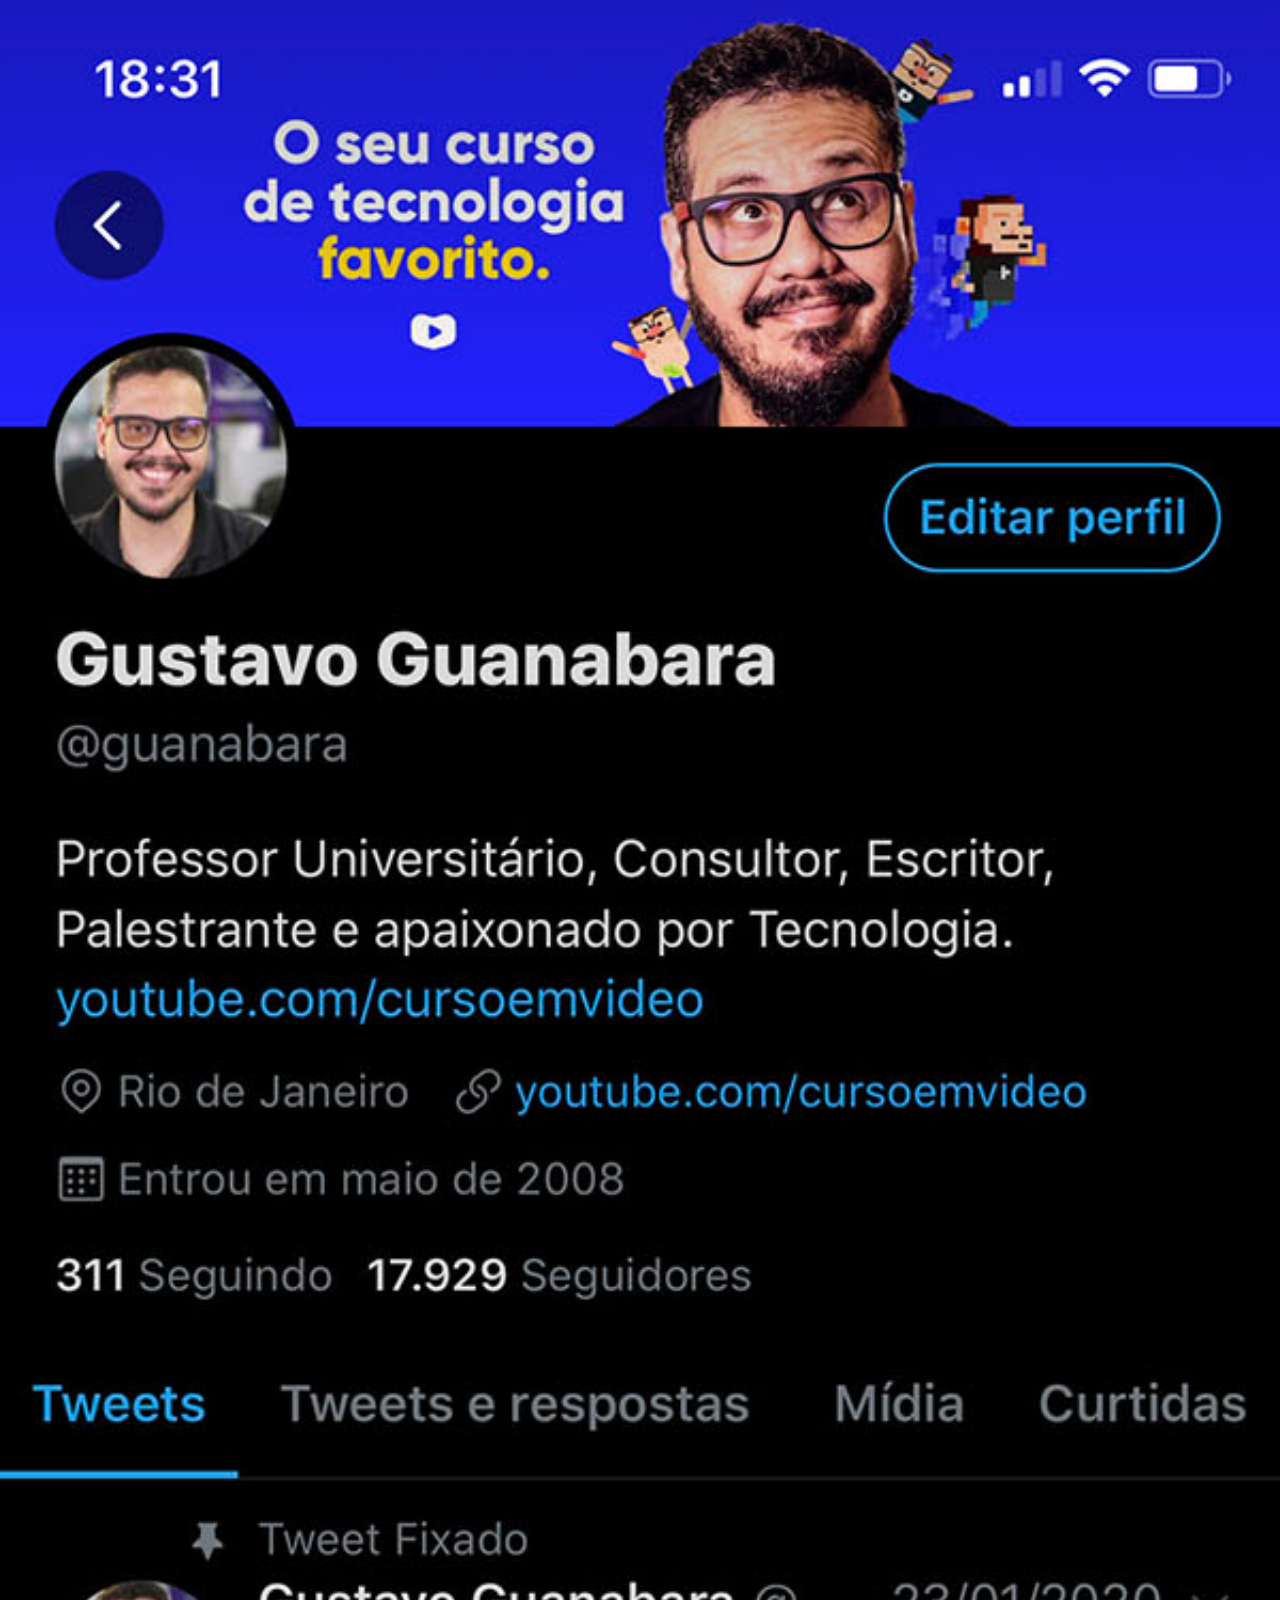
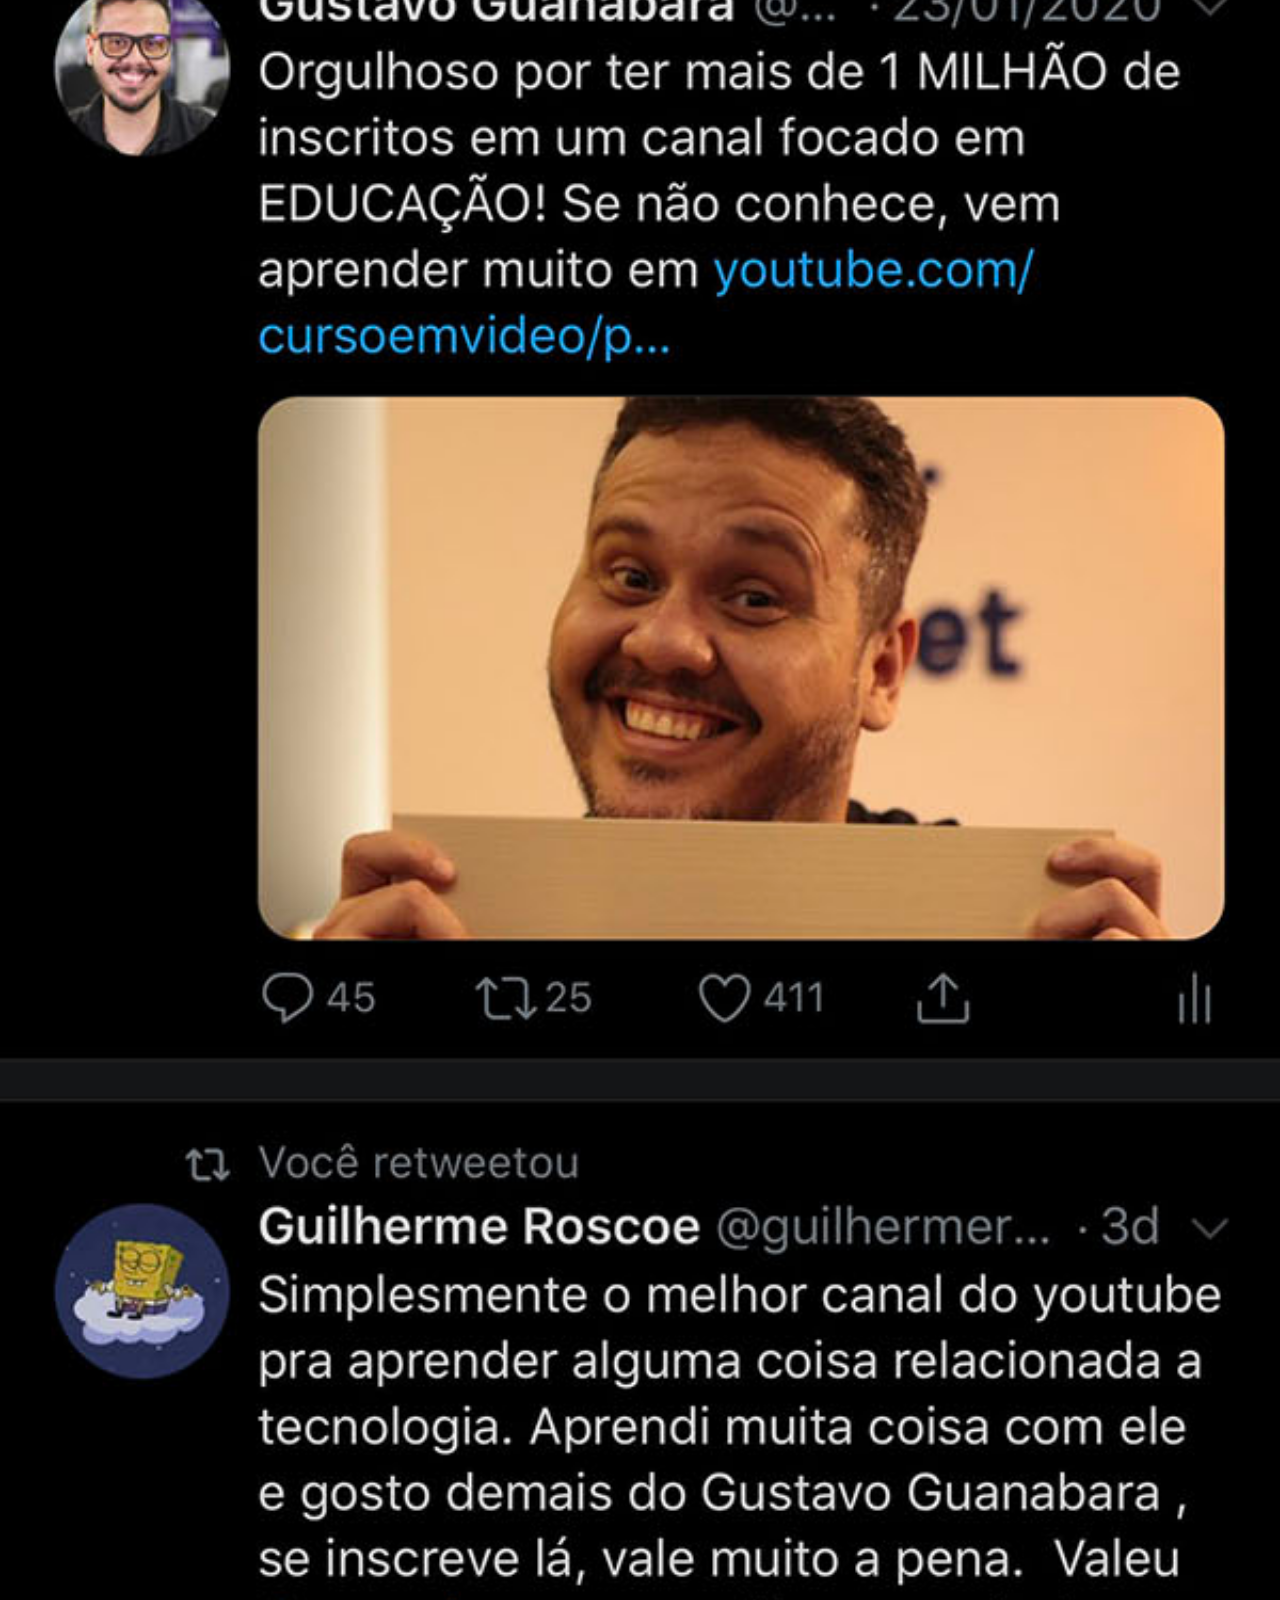
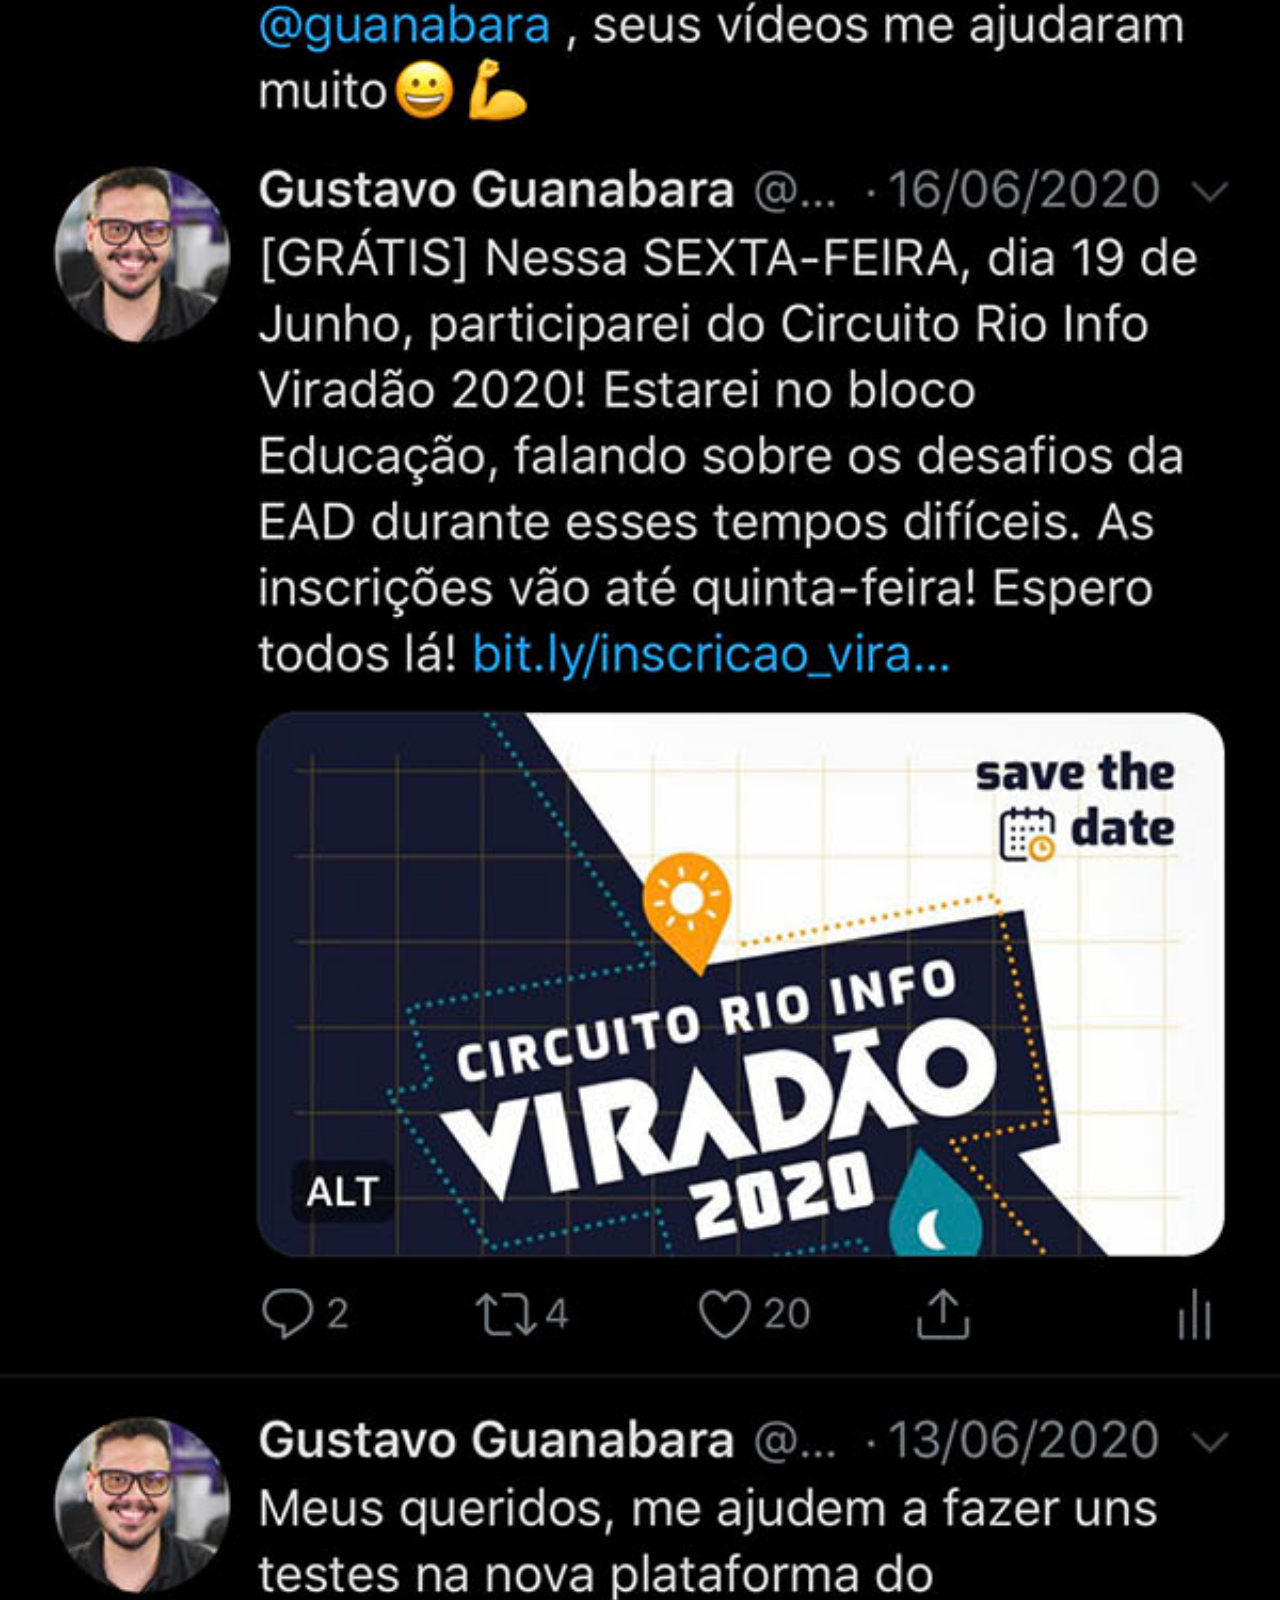
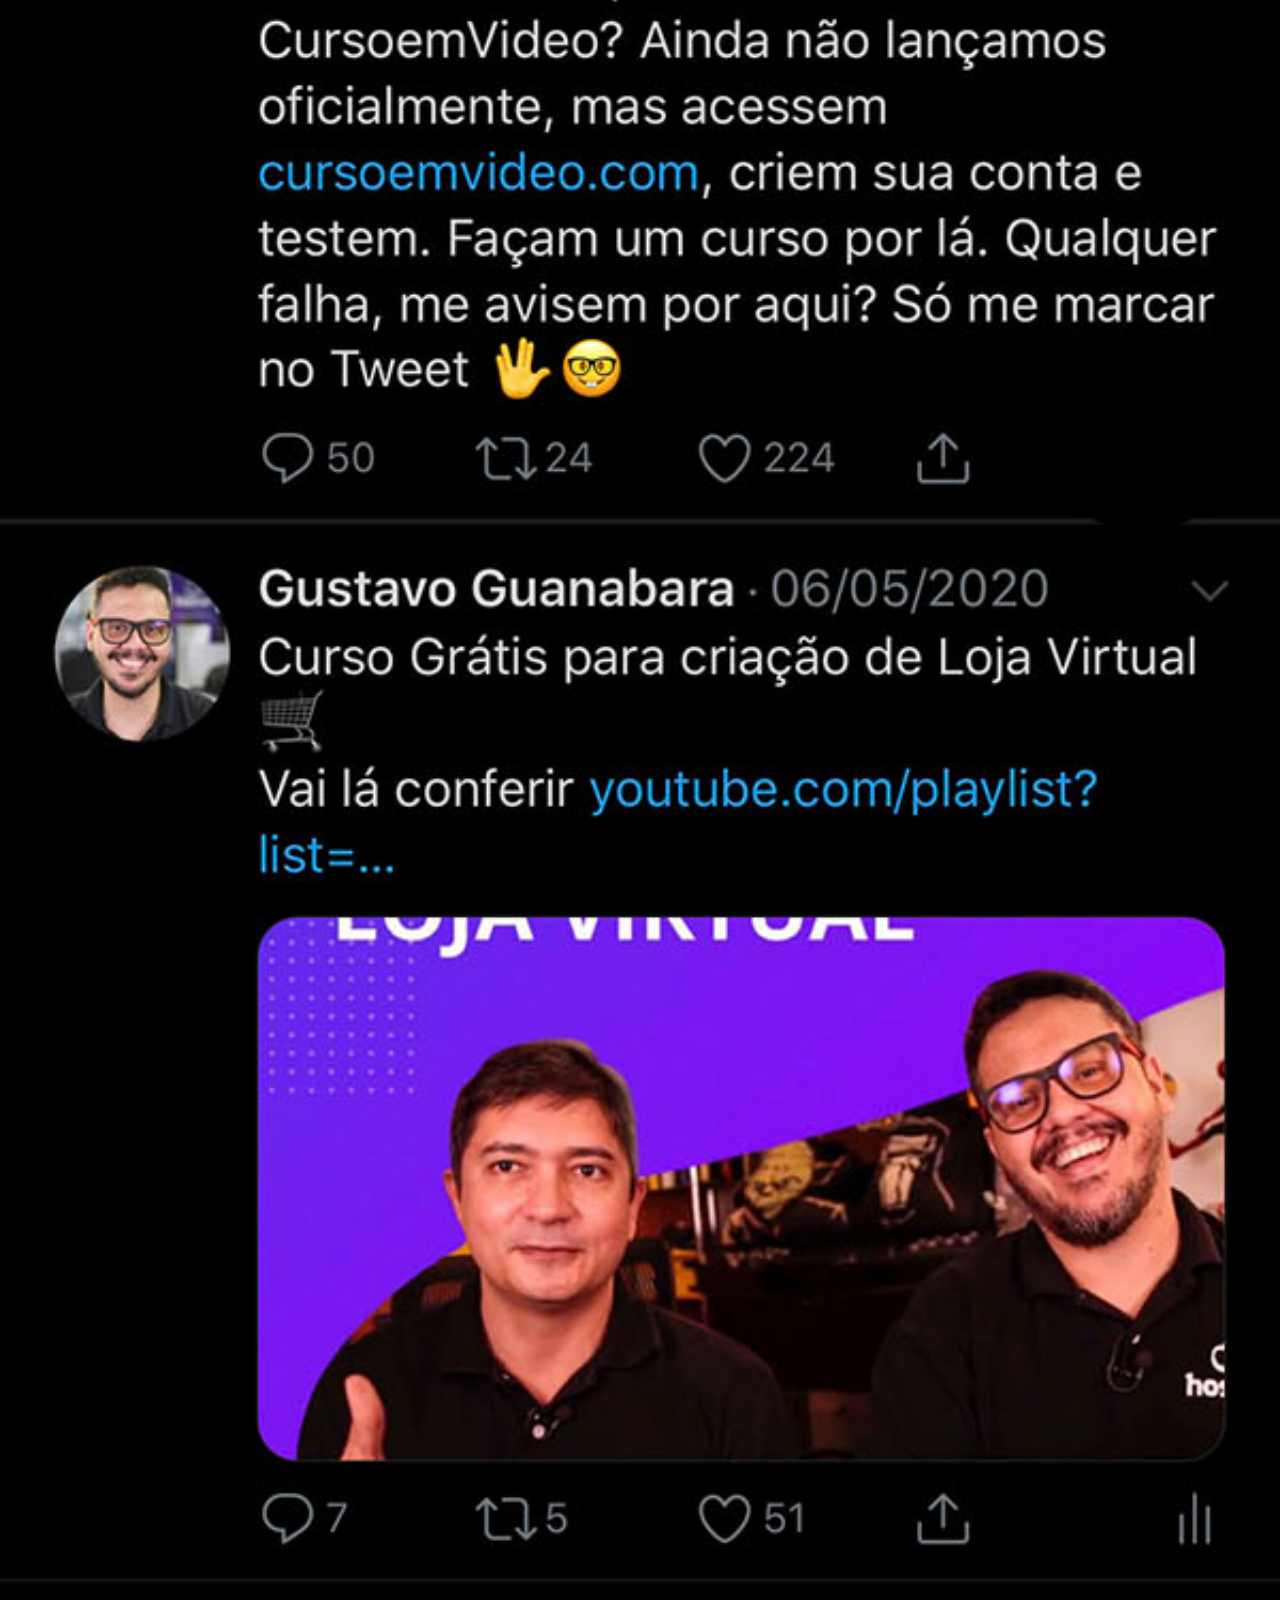
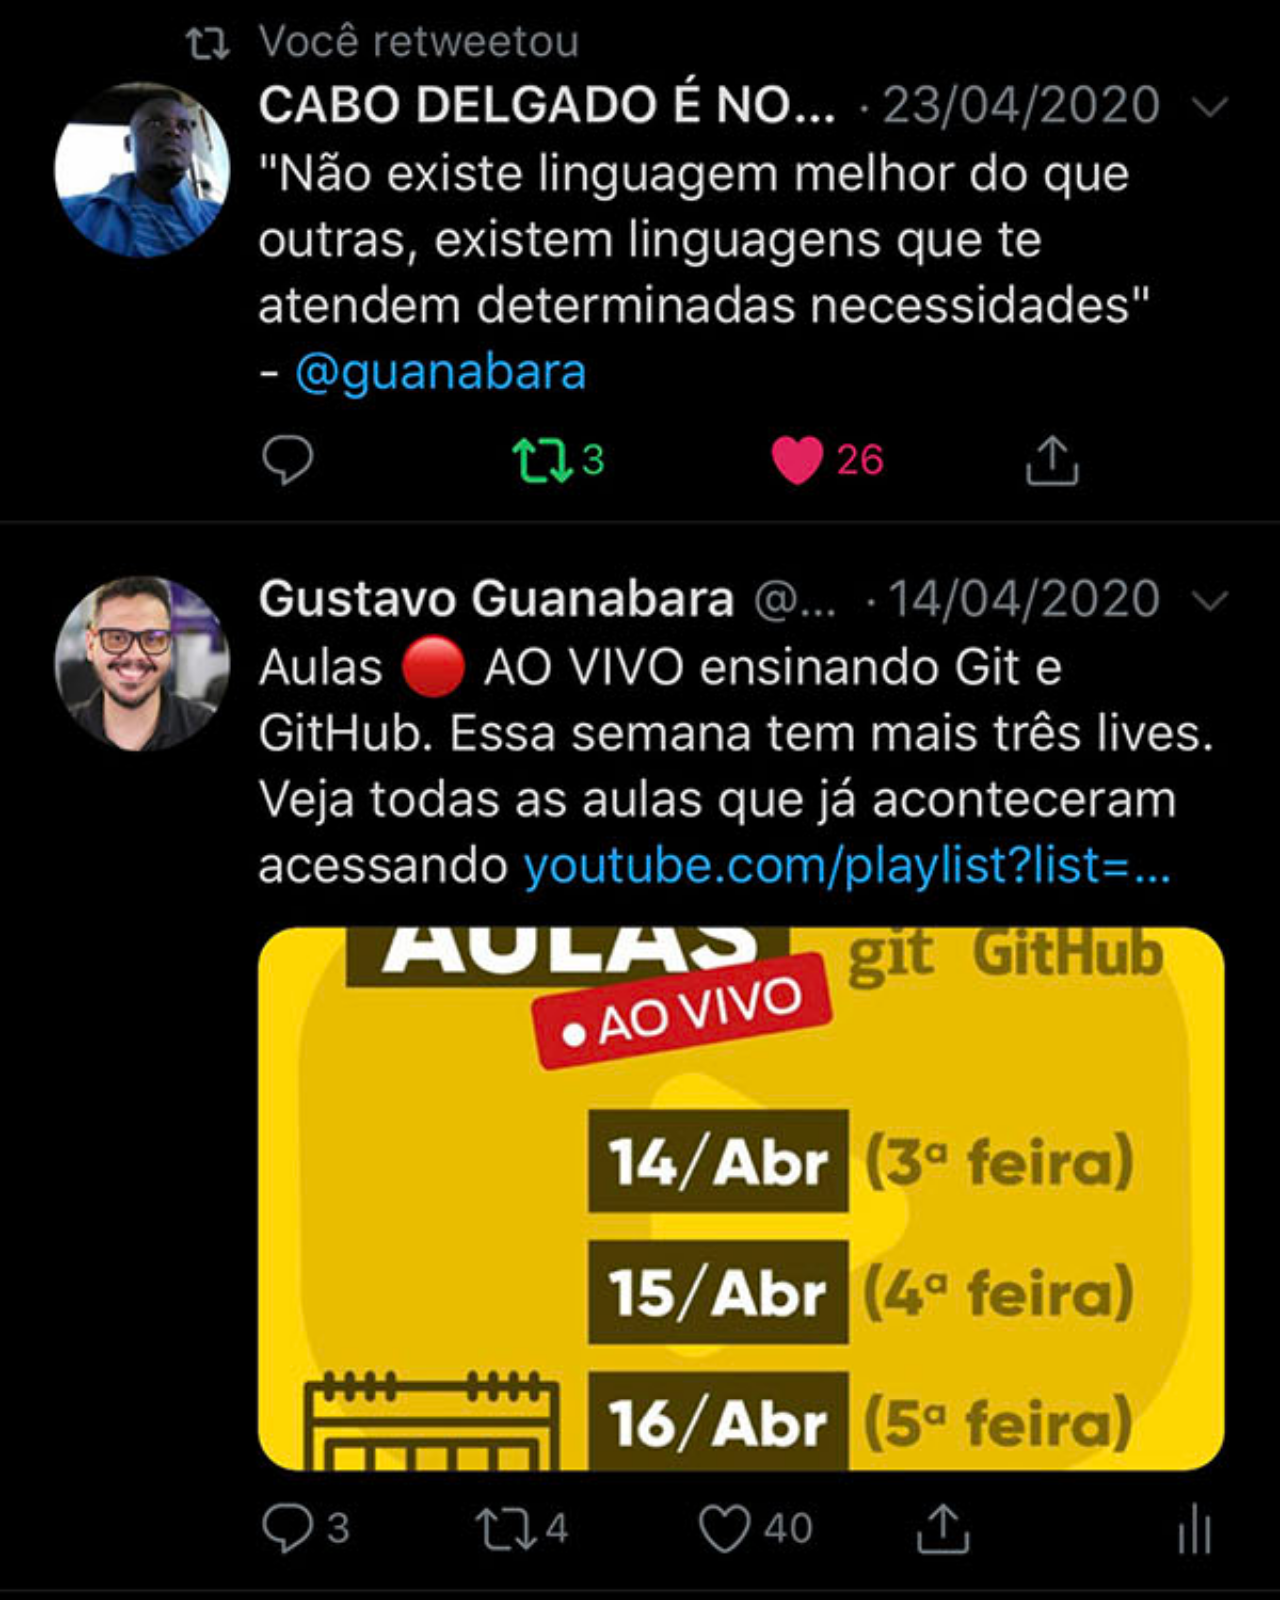
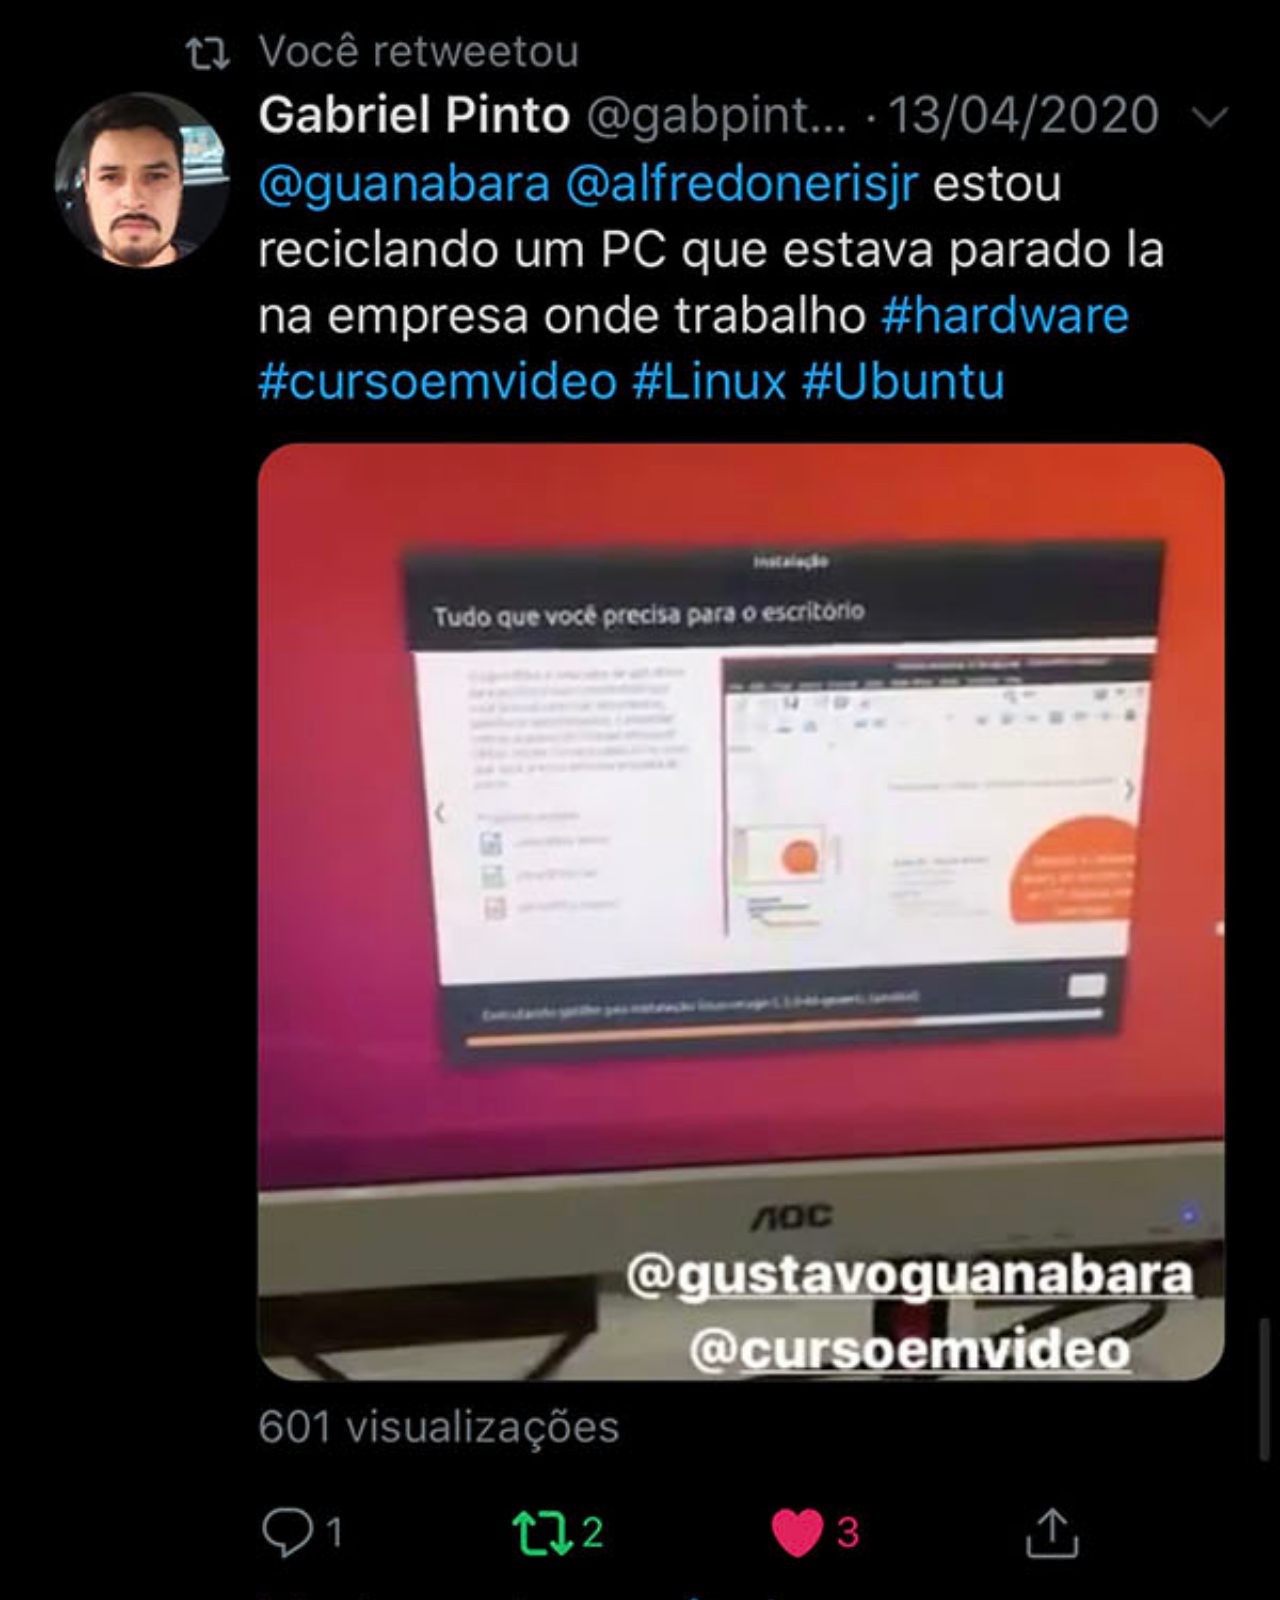
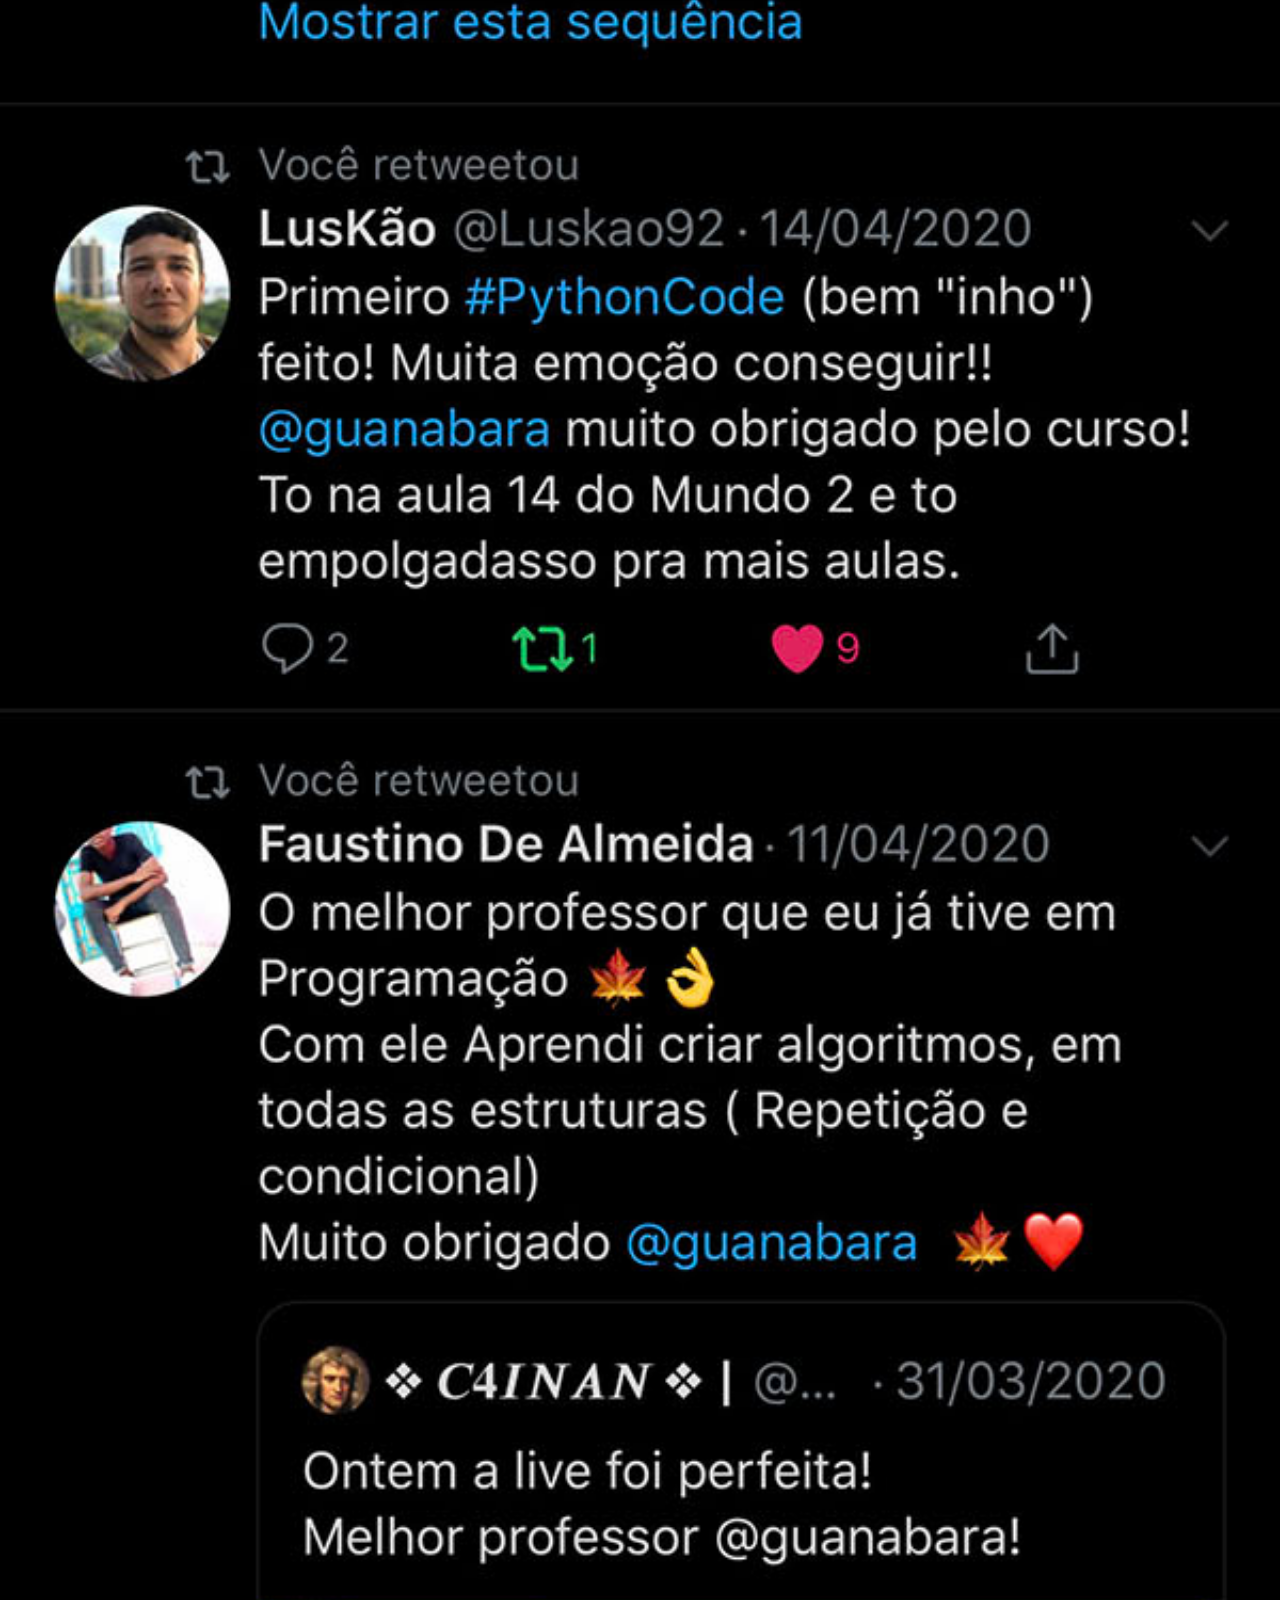
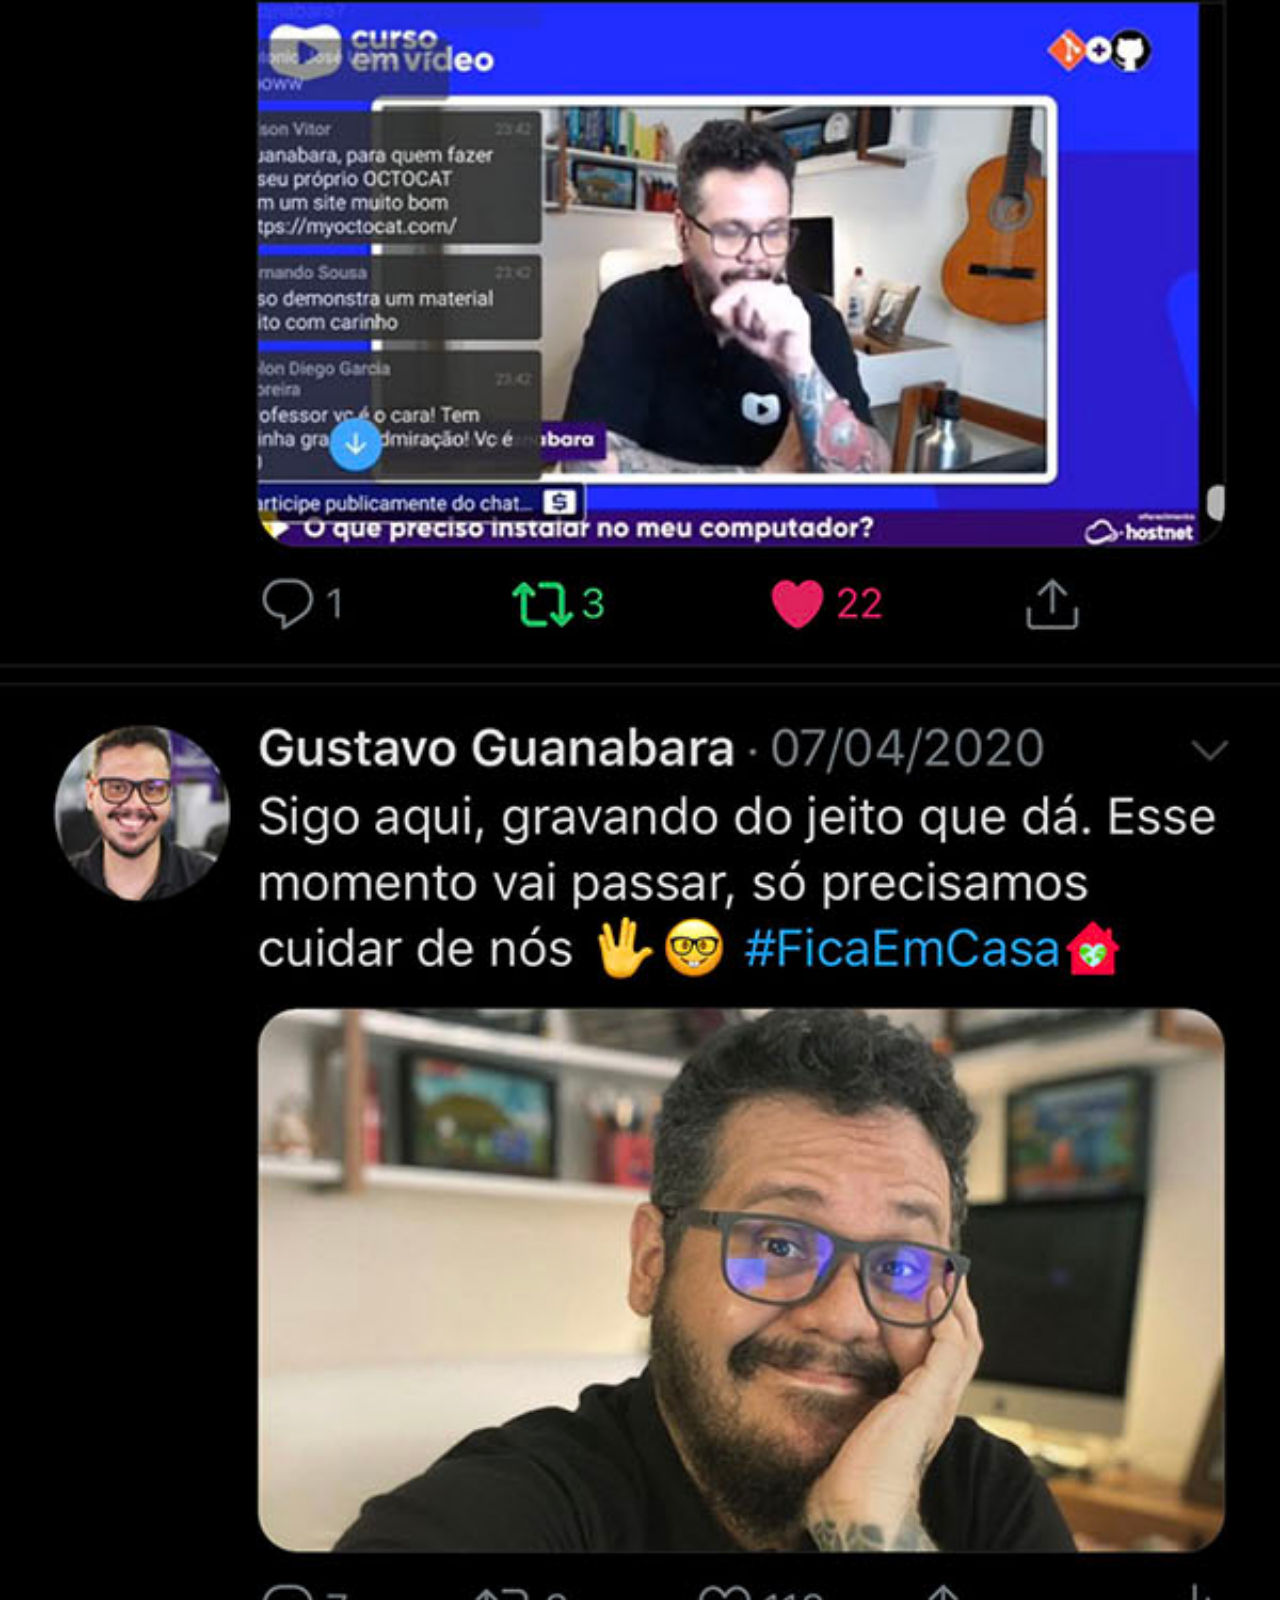
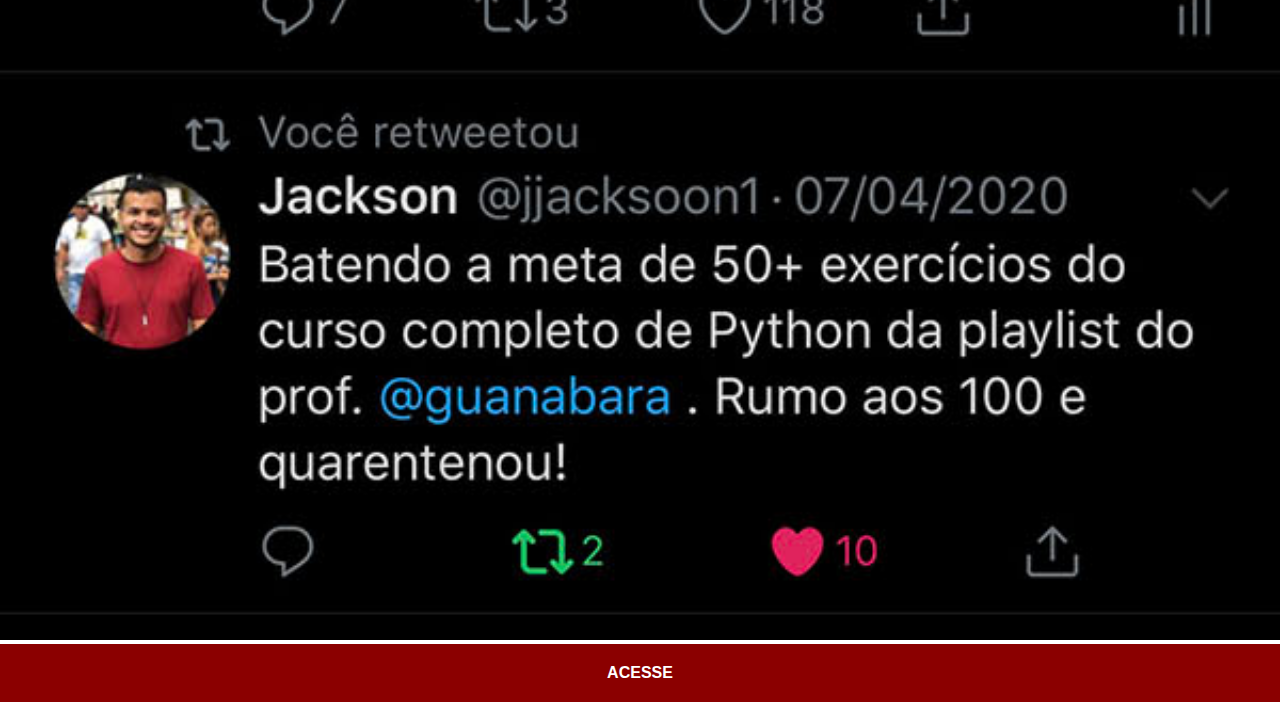
<file: twitter.html>
<!DOCTYPE html>
<html lang="pt-br">
<head>
    <meta charset="UTF-8">
    <meta http-equiv="X-UA-Compatible" content="IE=edge">
    <meta name="viewport" content="width=device-width, initial-scale=1.0">
    <title>Twitter</title>
    <link rel="stylesheet" href="estilos/social.css">
</head>
<body>
    <img src="imagens/tela-twitter.jpg" alt="GitHub">
    <a href="https://twitter.com/guanabara" target="_blank">ACESSE</a>
</body>
</html>
</file>
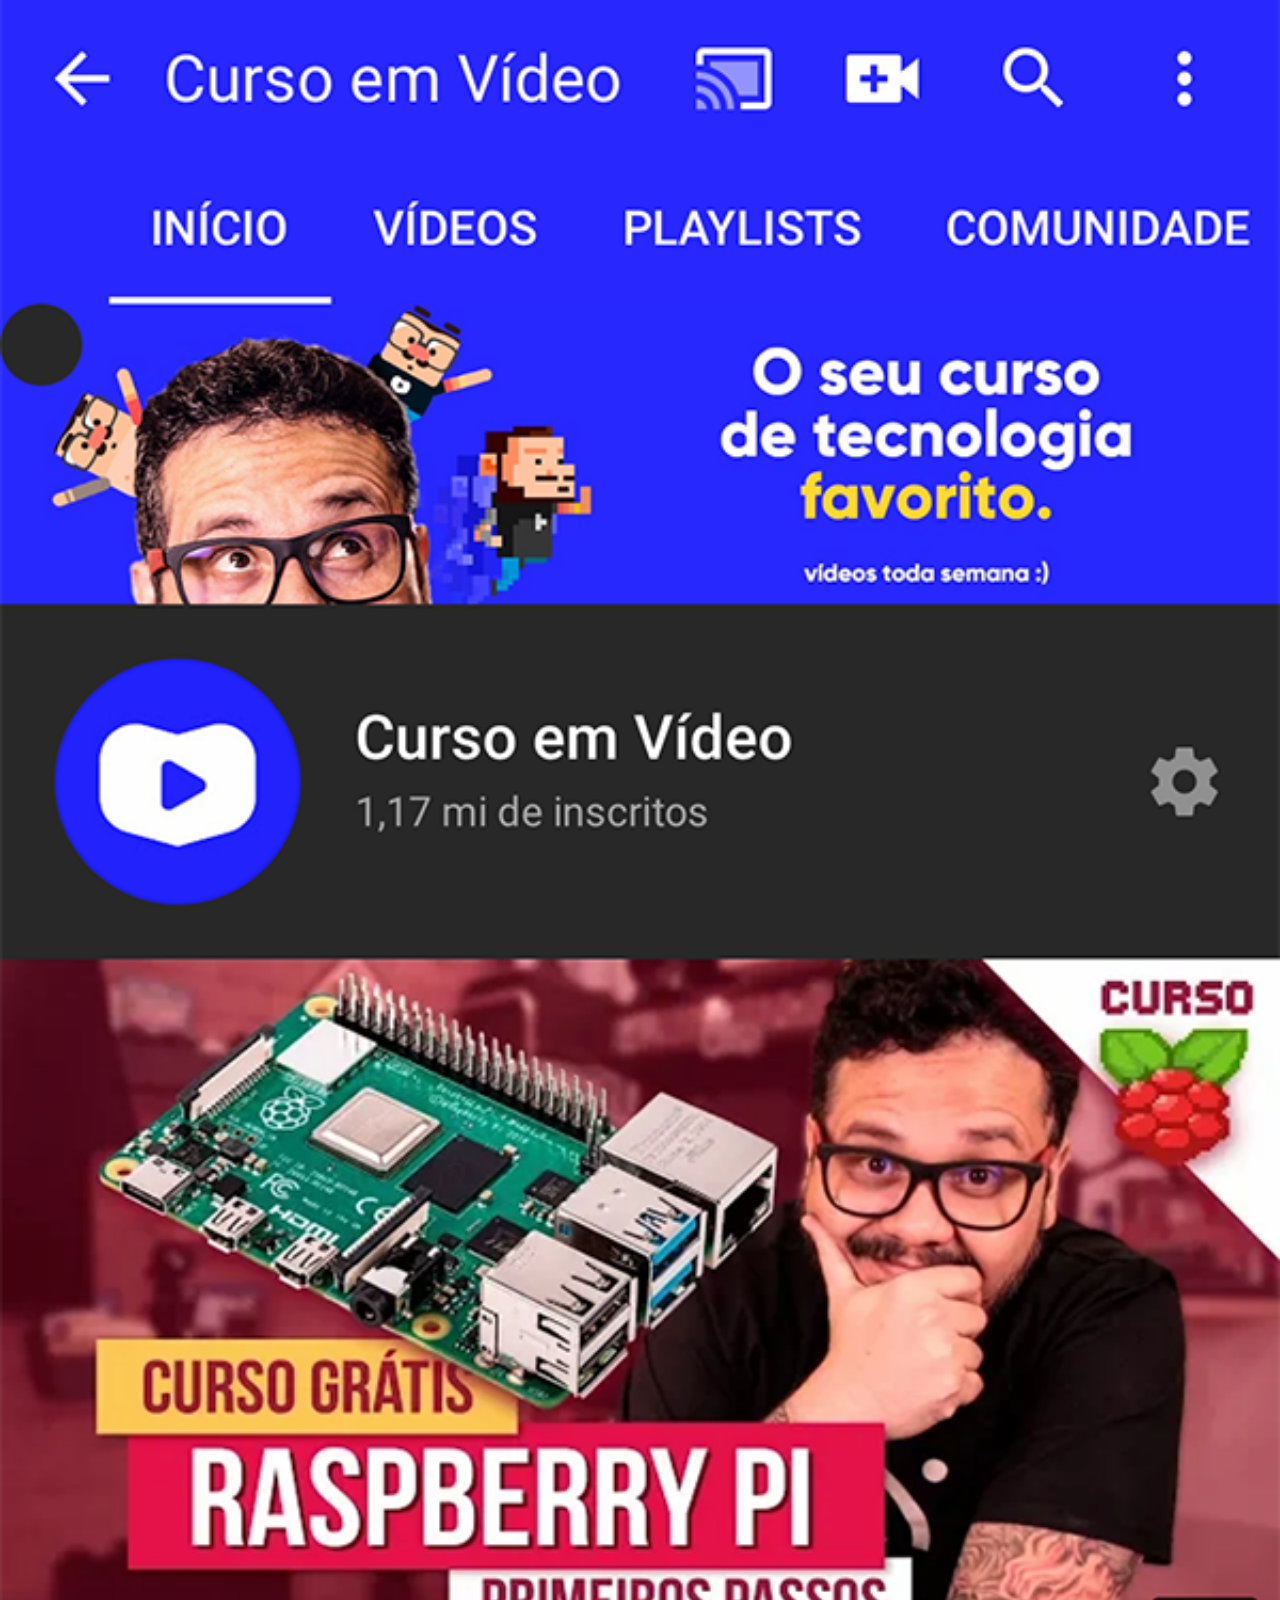
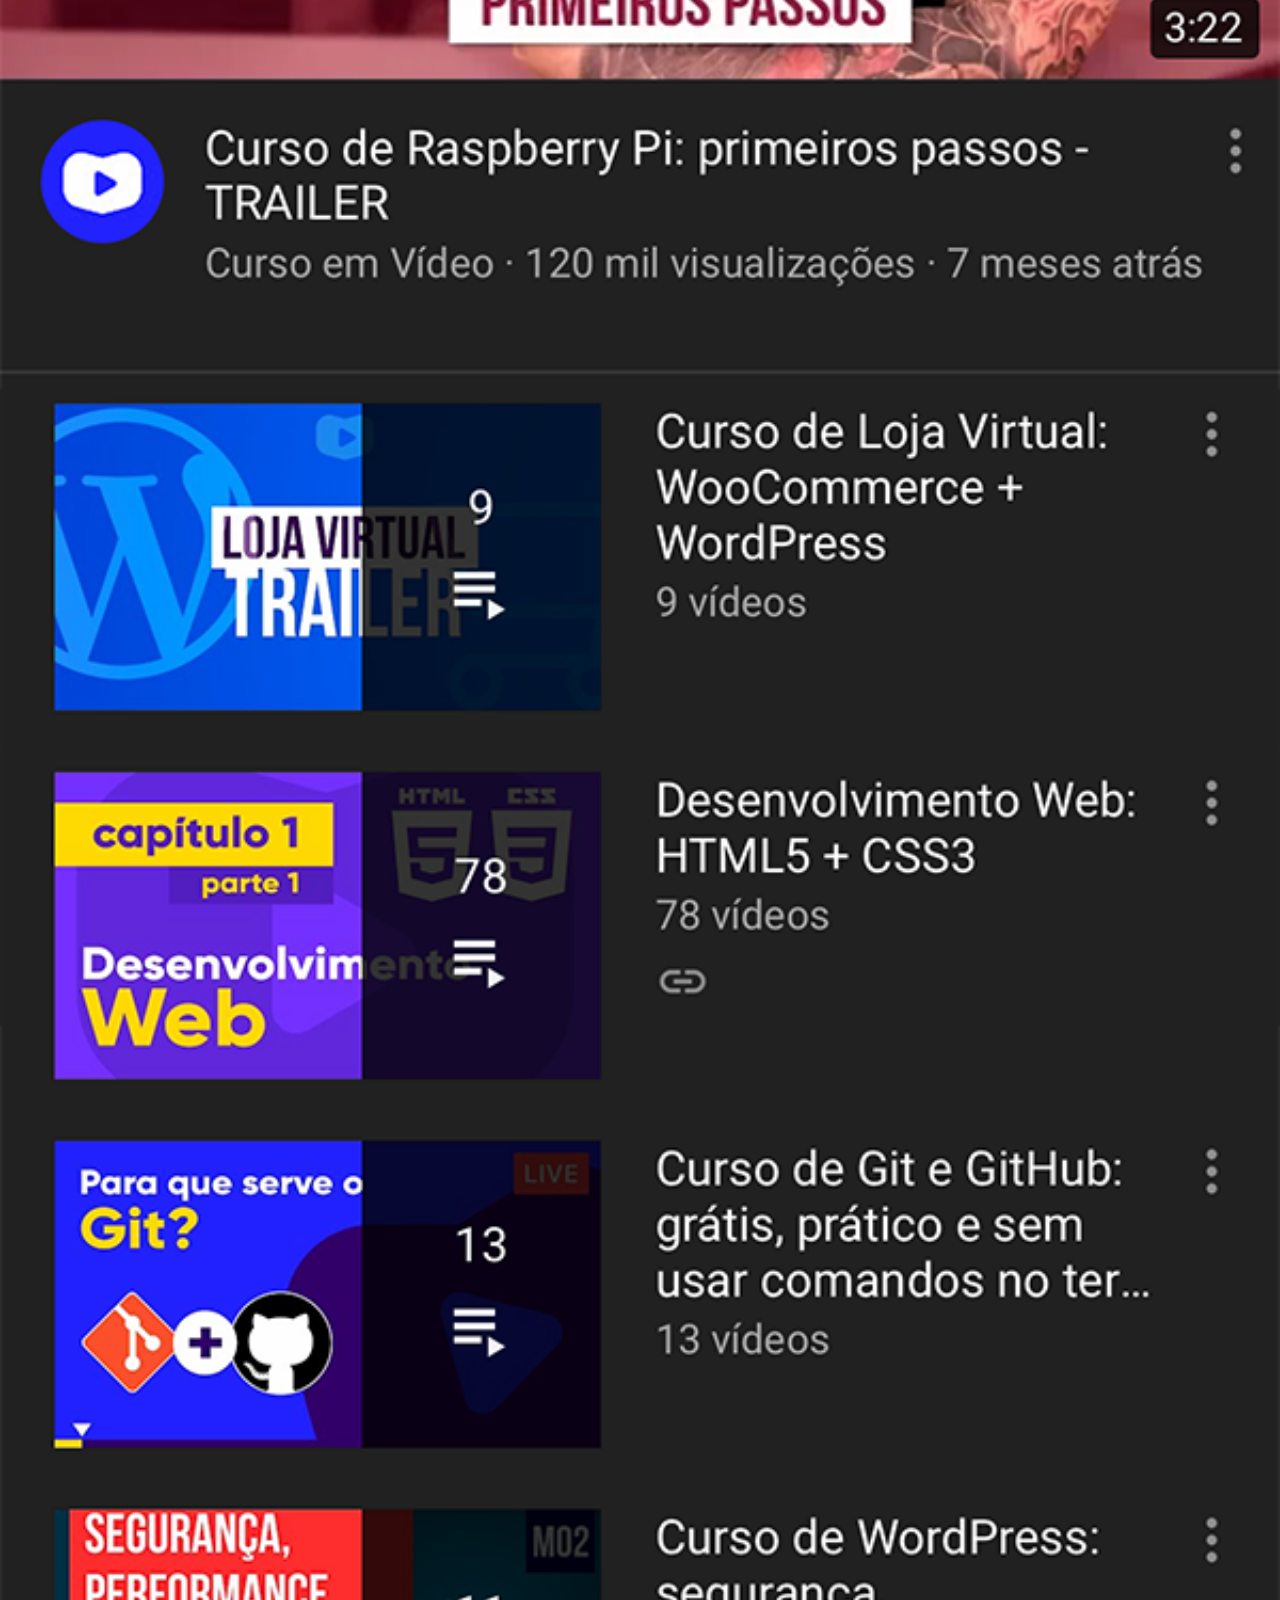
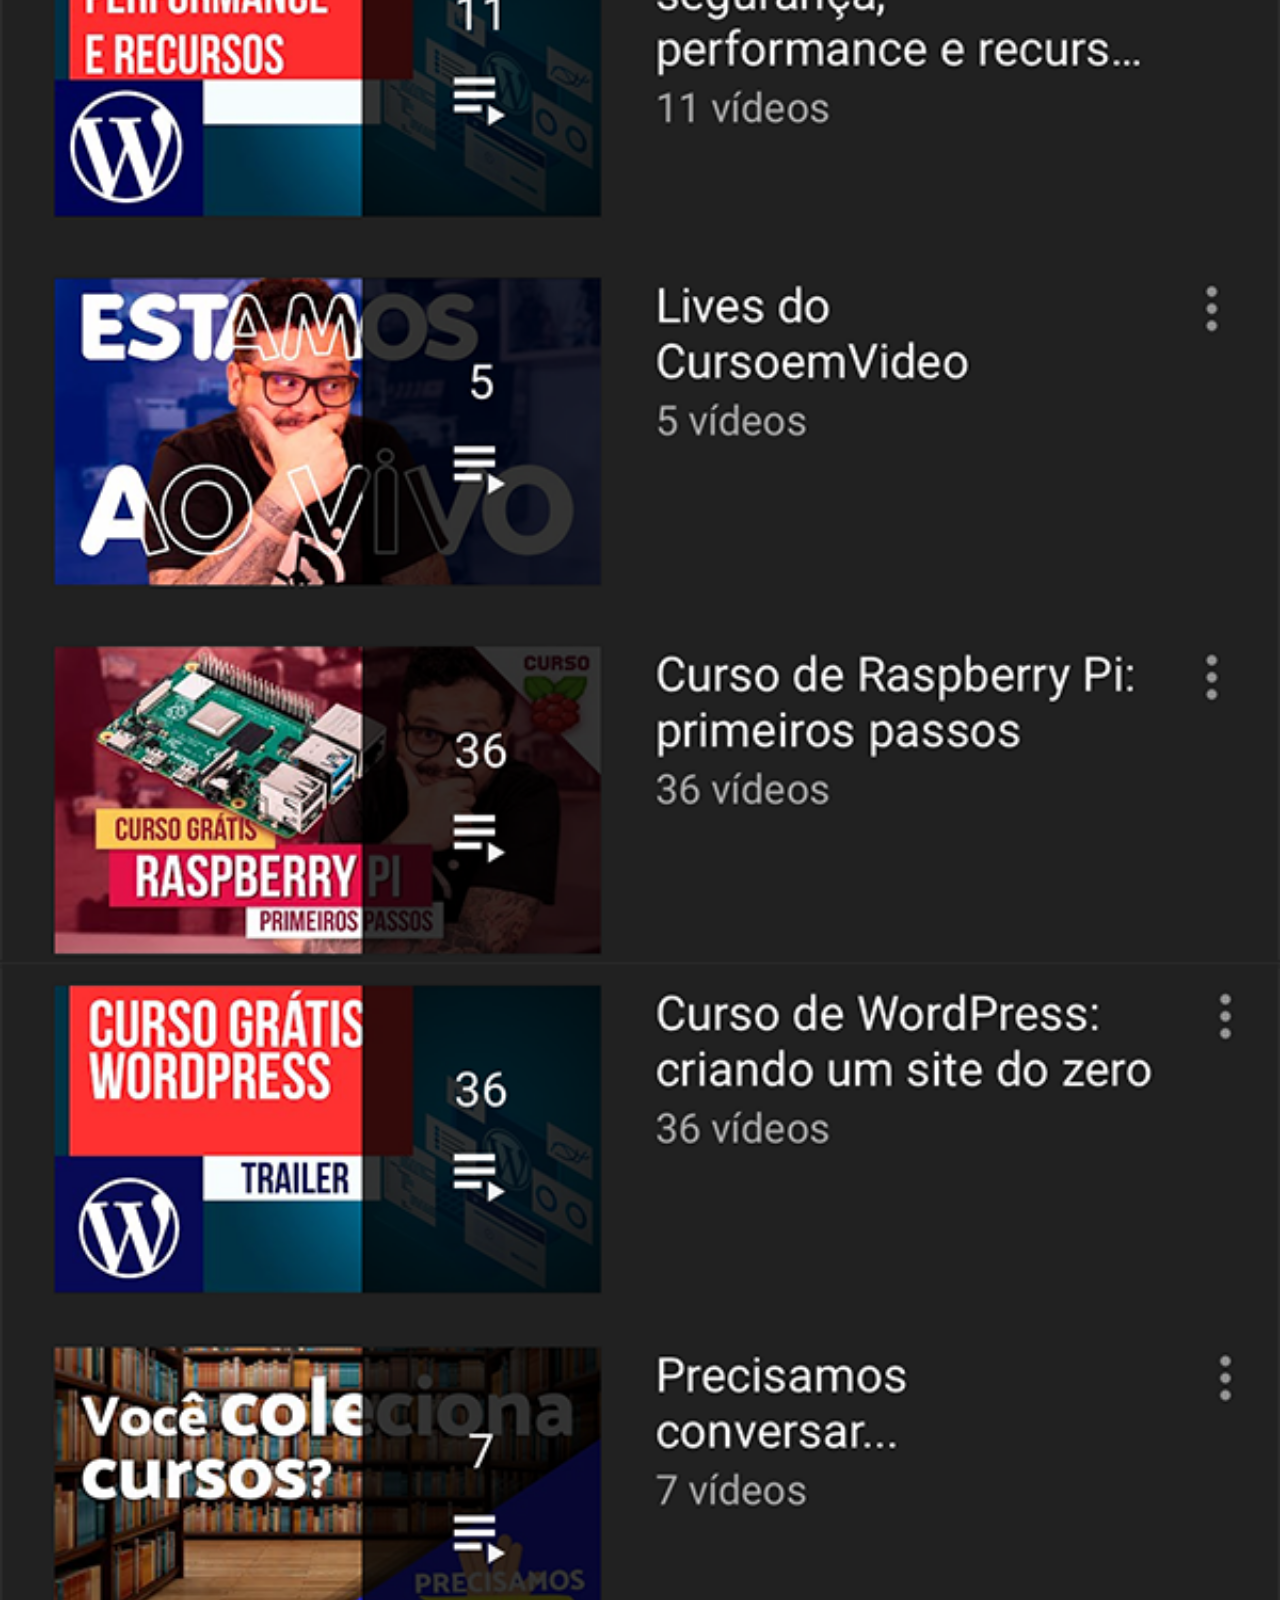
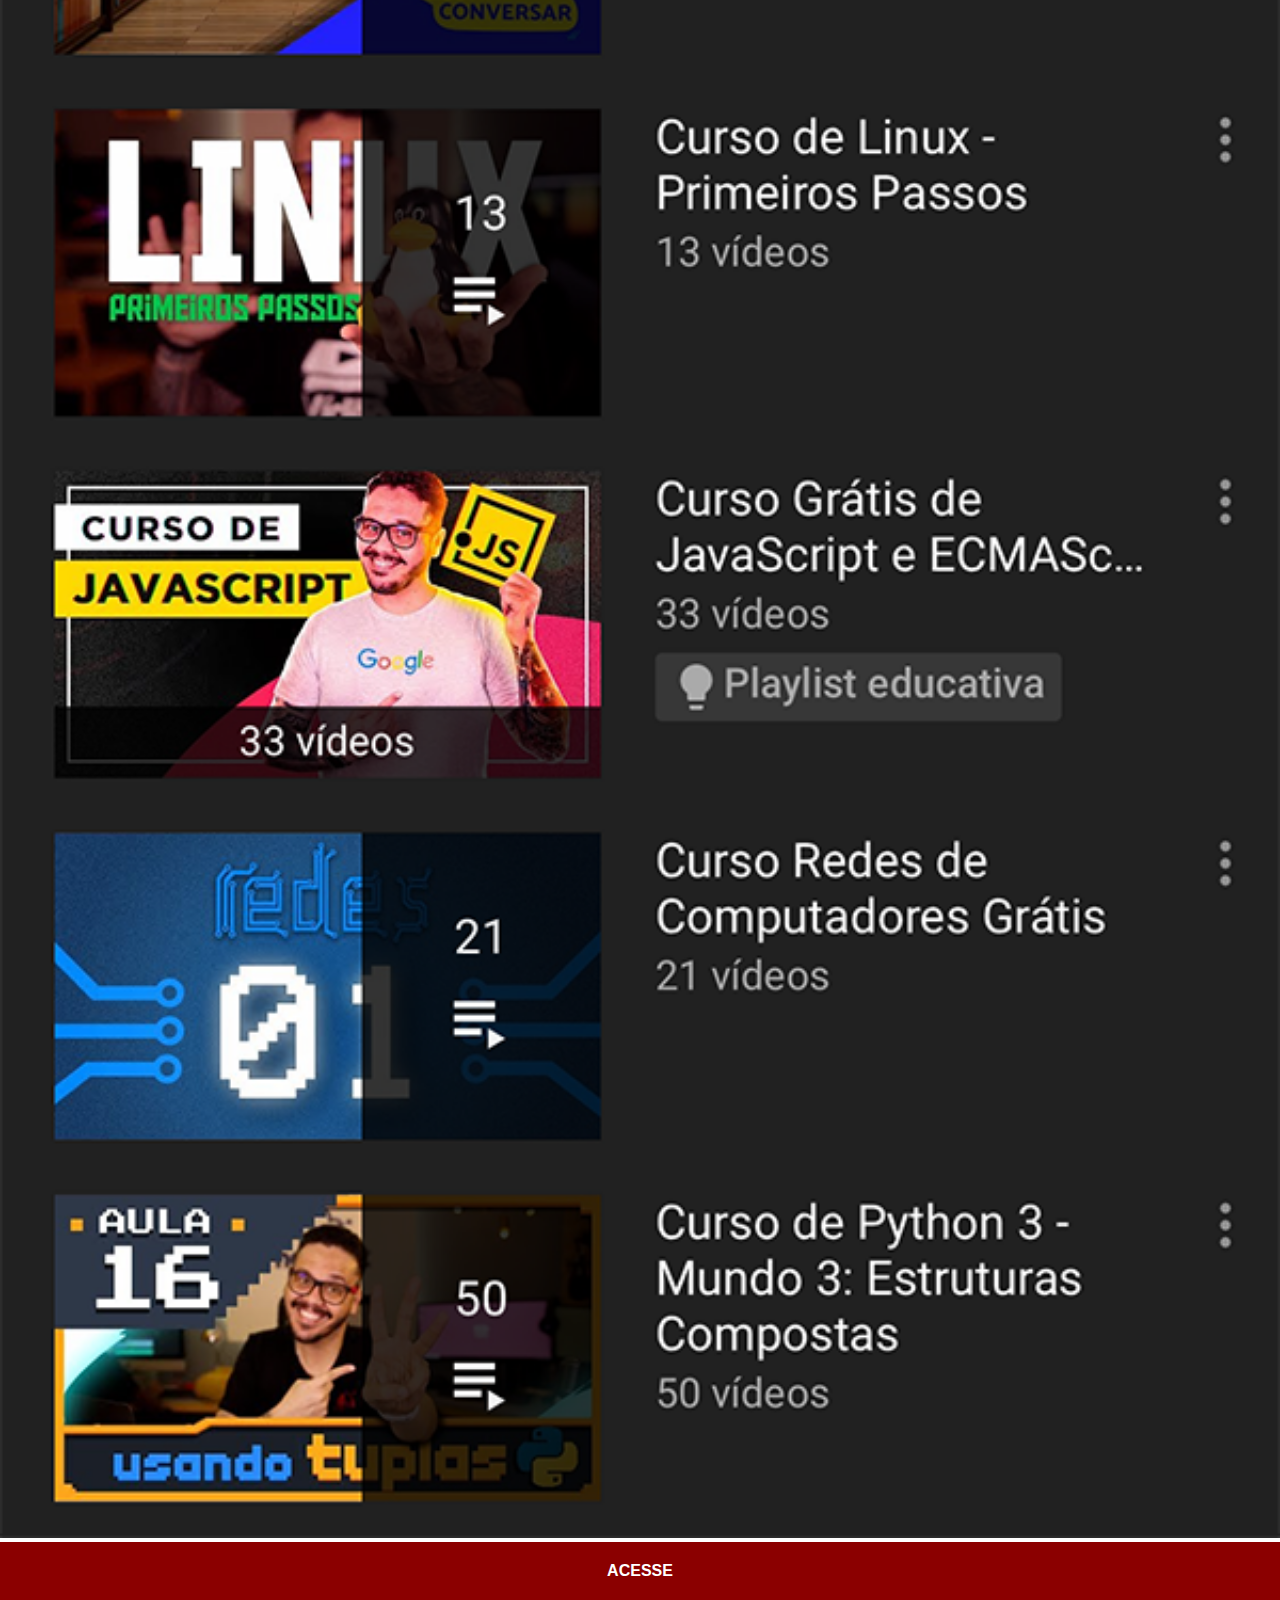
<file: youtube.html>
<!DOCTYPE html>
<html lang="pt-br">
<head>
    <meta charset="UTF-8">
    <meta http-equiv="X-UA-Compatible" content="IE=edge">
    <meta name="viewport" content="width=device-width, initial-scale=1.0">
    <title>Youtube</title>
    <style>
        * {
            margin: 0px;
            padding: 0px;
            font-family: Arial, Helvetica, sans-serif;
        }

        ::-webkit-scrollbar {
            width: 0px;
            height: 0px;
        }
        img {
            width: 100vw;
        }

        a {
            display: block;
            background-color: darkred;
            color: white;
            padding: 20px;
            text-align: center;
            font-weight: bold;
            text-decoration: none;
        }
    </style>
</head>
<body>
    <img src="imagens/tela-youtube.png" alt="Youtube">
    <a href="https://www.youtube.com/@CursoemVideo" target="_blank">ACESSE</a>
    
</body>
</html>
</file>
<file: estilos/style.css>
@charset "UTF-8";

* {
    margin: 0px;
    padding:px;
    font-family: Arial, Helvetica, sans-serif;
}

html, body {
    height: 100vh;
    width: 100vw;
    background-color: black;
}

body {
    background: url('../imagens/fundo-madeira.jpg')no-repeat top center;
    background-size: cover;
    background-attachment: fixed;
}

main {
    height: 100vh;
    position: relative;
    
}

section#telefone {
    position:absolute;
    top: 50%;
    left: 50%;
    transform: translate(-50%, -50%);    

    height: 627px;
    width: 311px;
    background: url('../imagens/frame-iphone.png') no-repeat;
    
}

iframe#tela {
    position: relative;
    top: 80px;
    left: 22px;
    width: 267px;
    height: 471px;
}

section#redes_sociais {
    text-align: right;
}

section#redes_sociais > a > img{
    width: 50px;
    margin: 10px;
    border-radius: 50%;
    box-shadow: 2px 2px 5px rgba(0, 0, 0, 0.400);
    box-sizing: border-box;

}

section#redes_sociais > a > img:hover{
    border: 2px solid white;
    transform: translate(-3px, -3px);
    box-shadow: 5px 5px 10px rgba(0, 0, 0, 0.600);
    transition: transform 0.2s border 1s;
}
</file>
<file: estilos/social.css>
@charset "UTF-8";

* {
    margin: 0px;
    padding: 0px;
    font-family: Arial, Helvetica, sans-serif;
}

::-webkit-scrollbar {
    width: 0px;
    height: 0px;
}
img {
    width: 100vw;
}

a {
    display: block;
    background-color: darkred;
    color: white;
    padding: 20px;
    text-align: center;
    font-weight: bold;
    text-decoration: none;
}

a:hover {
    background-color: red;
}
</file>
